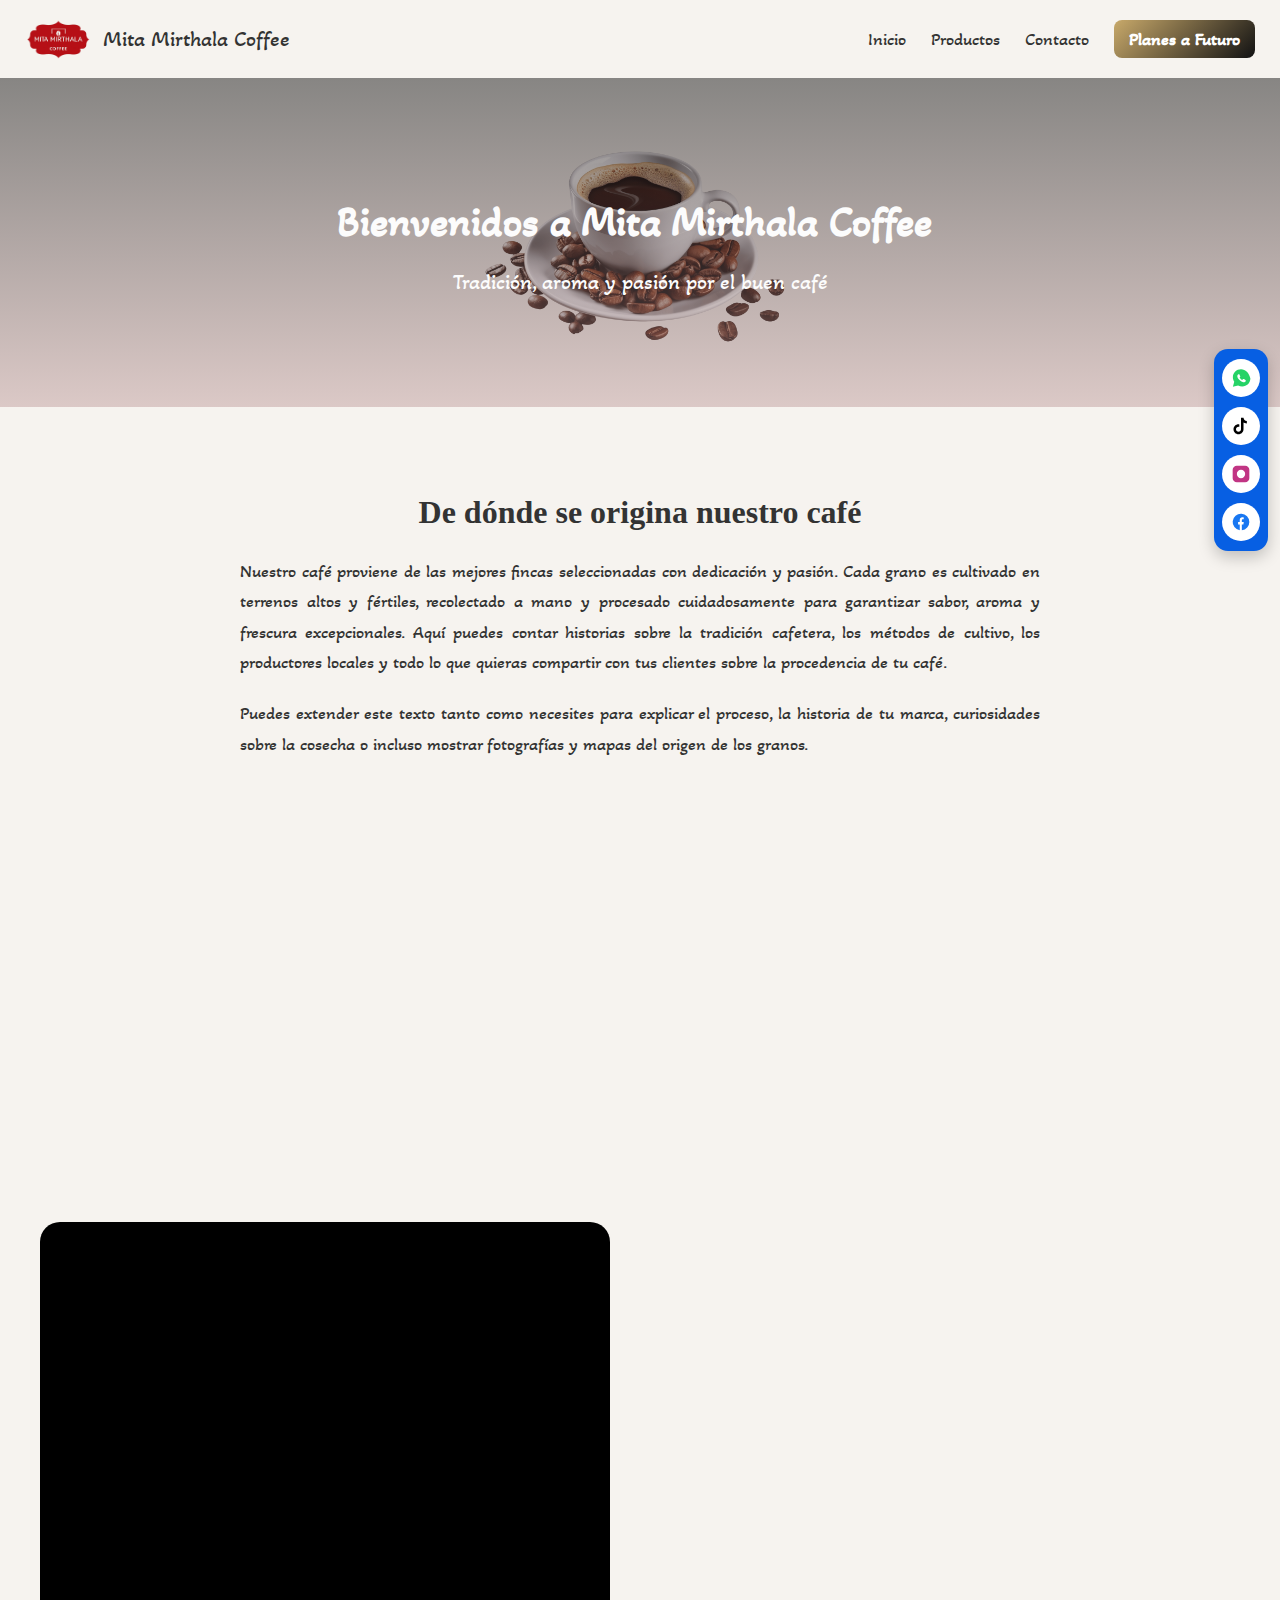
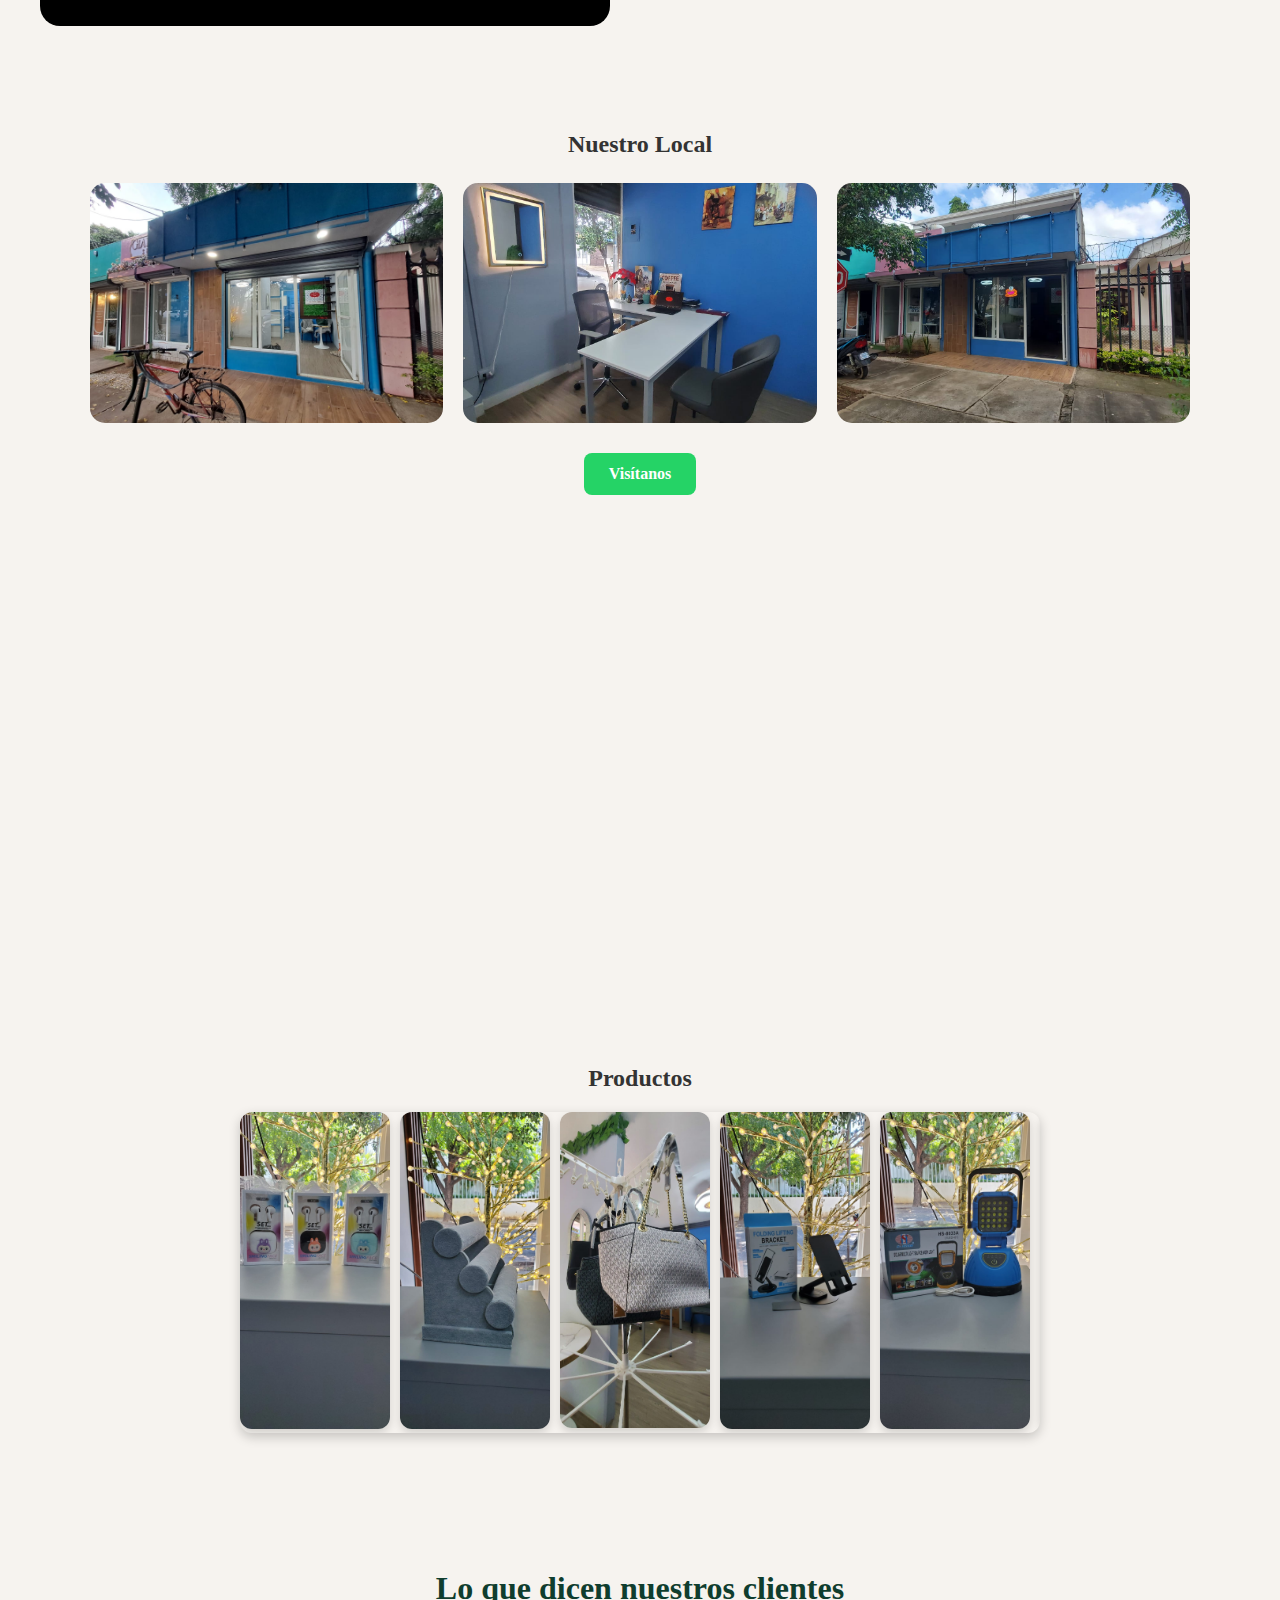
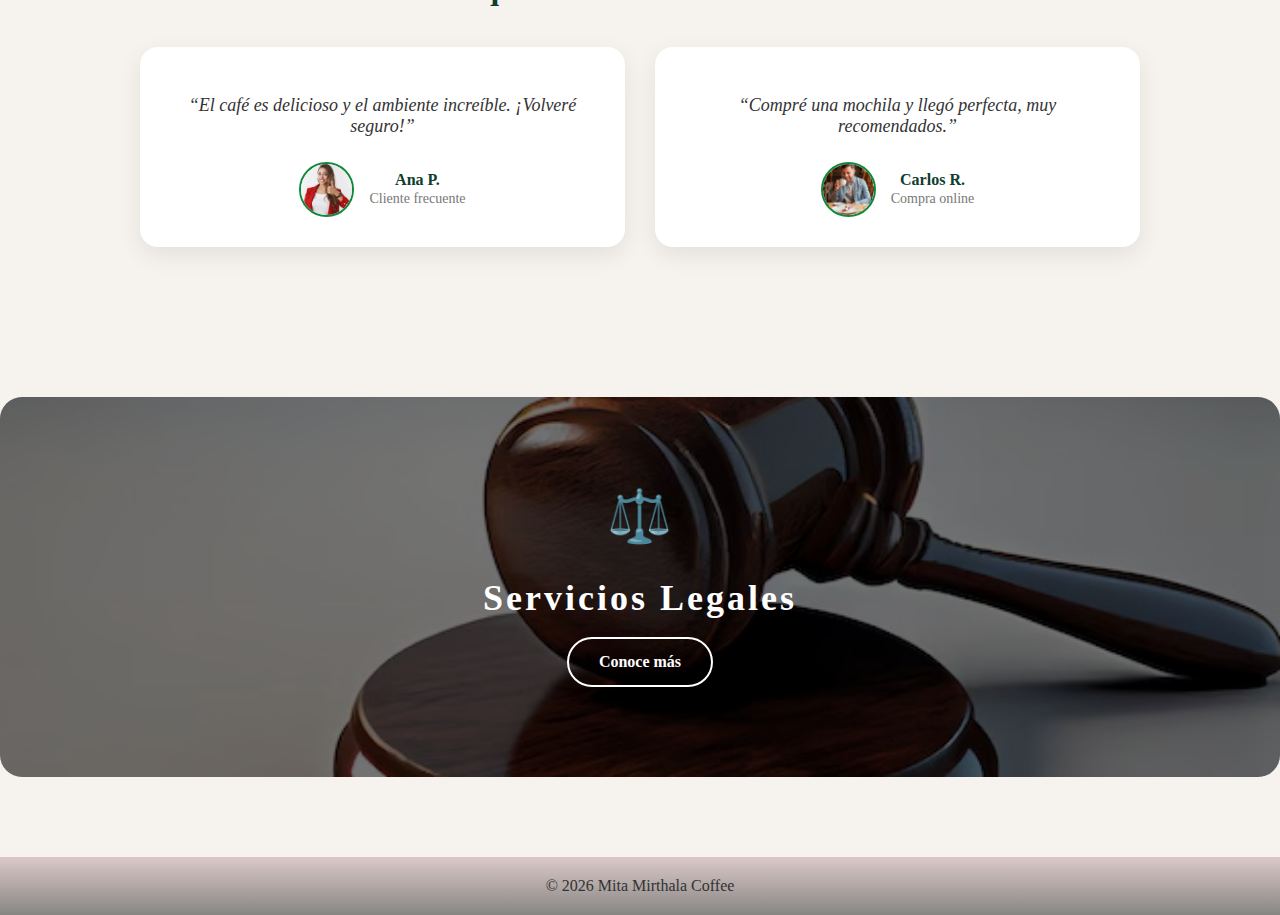
<file: index.html>
<!DOCTYPE html>
<html lang="es">

<head>
    <meta charset="UTF-8">
    <title>Mita Mirthala Coffee</title>
    <link rel="preconnect" href="https://fonts.googleapis.com">
    <link rel="preconnect" href="https://fonts.gstatic.com" crossorigin>
    <link href="https://fonts.googleapis.com/css2?family=Akaya+Kanadaka&display=swap" rel="stylesheet">
    <link rel="stylesheet" href="style.css">
</head>

<body>

    <nav class="navbar">
        <div class="logo">
            <a href="index.html" class="logo-link">
                <img src="imagenes/logo.png.png">
                <span>Mita Mirthala Coffee</span>
            </a>
        </div>
        <ul class="menu">
            <li><a href="index.html">Inicio</a></li>
            <li><a href="productos.html">Productos</a></li>
            <li><a href="contacto.html">Contacto</a></li>
            <li><a href="contacto.html"  class="btn-futuro">Planes a Futuro</a></li>
        </ul>
    </nav>

    <!-- HERO -->
    <section class="hero fade-up">
        <div class="akaya-kanadaka-regular">
            <h1> Bienvenidos a Mita Mirthala Coffee ​ </h1>
            <p>Tradición, aroma y pasión por el buen café</p>
        </div>
    </section>

    <!-- ORIGEN DEL CAFÉ -->
    <section class="origen-cafe">
        <div class="contenido">
            <h2>De dónde se origina nuestro café</h2>
            <p>
                Nuestro café proviene de las mejores fincas seleccionadas con dedicación y pasión.
                Cada grano es cultivado en terrenos altos y fértiles, recolectado a mano y procesado cuidadosamente para
                garantizar sabor, aroma y frescura excepcionales.
                Aquí puedes contar historias sobre la tradición cafetera, los métodos de cultivo, los productores
                locales y todo lo que quieras compartir con tus clientes sobre la procedencia de tu café.
            </p>
            <p>
                Puedes extender este texto tanto como necesites para explicar el proceso, la historia de tu marca,
                curiosidades sobre la cosecha o incluso mostrar fotografías y mapas del origen de los granos.
            </p>
        </div>
    </section>

    <!-- MISIÓN Y VISIÓN -->
    <section class="info fade-up">
        <div class="card">
            <h2>Misión</h2>
            <p>Ofrecer a nuestros clientes una experiencia única al brindar
                café de alta calidad para llevar o disfrutar en nuestro acogedor
                espacio, complementado con una selección de productos tecnológicos,
                mochilas y bolsos que se adaptan a sus necesidades y estilo de vida.</p>
        </div>

        <div class="card">
            <h2>🌄 Visión</h2>
            <p>Convertirnos en el destino preferido para quienes buscan una combinación
                perfecta entre el placer de un buen café y la innovación tecnológica, ofreciendo
                productos de calidad, un servicio excepcional y un ambiente que inspire a cada
                persona que nos visita.</p>
        </div>
    </section>

    <section class="video-seccion">
        <div class="video-contenedor">

            <!-- VIDEO -->
            <div class="video-frame">
                <iframe width="560" height="315"
                    src="https://www.youtube.com/embed/E3V6Ub-aV68?si=_LUL3HiysBMV3d_Fmute=1?rel=0&amp;autoplay=1"
                    title="YouTube video player" frameborder="0"
                    allow="accelerometer; autoplay; clipboard-write; encrypted-media; gyroscope; picture-in-picture; web-share"
                    referrerpolicy="strict-origin-when-cross-origin" allowfullscreen>
                </iframe>
            </div>

            <!-- TEXTO -->
            <div class="video-texto">
                <h2>CAFÉ RAPIDO</h2>
            </div>

        </div>
    </section>

    <!-- GALERÍA DEL LOCAL -->
    <section class="galeria">
        <h2>Nuestro Local</h2>
        <div class="imagenes">
            <img src="imagenes/local4.jpeg">
            <img src="imagenes/local2.jpeg">
            <img src="imagenes/local3.jpeg">
        </div>

        <div class="cta-contacto">
            <a href="contacto.html" class="btn-sucursal">Visítanos</a>
        </div>
    </section>

    <section class="opiniones fade-up">
        <div class="opiniones-header">
            <h2>Opiniones</h2>
            <div class="opiniones-links">
                <a href="contacto.html">Consejos / preguntas y respuestas</a>
                <a href="contacto.html">Todas las opiniones (211)</a>
            </div>

            <div class="opiniones-botones">
                <a href="contacto.html" class="btn-outline">💡 Comparte un consejo</a>
                <a href="contacto.html" class="btn-solid">✍️ Escriba una opinión</a>
            </div>
        </div>

        <div class="opiniones-contenido">
            <!-- PUNTAJE GENERAL -->
            <div class="rating-general">
                <span class="numero">3,9</span>
                <span class="texto">Bueno</span>

                <div class="estrellas">
                    <span class="activa"></span>
                    <span class="activa"></span>
                    <span class="activa"></span>
                    <span class="activa"></span>
                    <span></span>
                    <small>(211)</small>
                </div>
            </div>

            <!-- DISTRIBUCIÓN -->
            <div class="rating-barras">
                <div class="fila">
                    <span>Excelente</span>
                    <div class="barra">
                        <div style="width:74%"></div>
                    </div>
                    <small>74</small>
                </div>

                <div class="fila">
                    <span>Bueno</span>
                    <div class="barra">
                        <div style="width:81%"></div>
                    </div>
                    <small>81</small>
                </div>

                <div class="fila">
                    <span>Medio</span>
                    <div class="barra">
                        <div style="width:32%"></div>
                    </div>
                    <small>32</small>
                </div>

                <div class="fila">
                    <span>Malo</span>
                    <div class="barra">
                        <div style="width:14%"></div>
                    </div>
                    <small>14</small>
                </div>

                <div class="fila">
                    <span>Pésimo</span>
                    <div class="barra">
                        <div style="width:10%"></div>
                    </div>
                    <small>10</small>
                </div>
            </div>

            <!-- CATEGORÍAS -->
            <div class="rating-categorias">
                <div class="categoria">
                    <span>Servicio</span>
                    <div class="barra">
                        <div style="width:76%"></div>
                    </div>
                    <small>3,8</small>
                </div>

                <div class="categoria">
                    <span>Comida</span>
                    <div class="barra">
                        <div style="width:74%"></div>
                    </div>
                    <small>3,7</small>
                </div>

                <div class="categoria">
                    <span>Calidad/precio</span>
                    <div class="barra">
                        <div style="width:70%"></div>
                    </div>
                    <small>3,5</small>
                </div>

                <div class="categoria">
                    <span>Ambiente</span>
                    <div class="barra">
                        <div style="width:84%"></div>
                    </div>
                    <small>4,2</small>
                </div>
            </div>
        </div>
    </section>

    <!-- CARRUSEL DE PRODUCTOS -->
    <section class="carrusel">
        <h2> Productos</h2>
        <div class="carousel-container">
            <div class="carousel-slide">
                <a href="productos.html"><img src="imagenes/auriculares.jpeg"></a>
                <a href="productos.html"><img src="imagenes/exhibidor.jpeg"></a>
                <a href="productos.html"><img src="imagenes/bolsos.jpeg"></a>
                <a href="productos.html"><img src="imagenes/soporte.jpeg"></a>
                <a href="productos.html"><img src="imagenes/lampara.jpeg"></a>
                <a href="productos.html"><img src="imagenes/adornos.jpeg"></a>
                <a href="productos.html"><img src="imagenes/c2.jpeg"></a>
                <a href="productos.html"><img src="imagenes/calculadora.jpg"></a>
                <a href="productos.html"><img src="imagenes/bombadeagua2.jpg"></a>
                <a href="productos.html"><img src="imagenes/regleta.jpg"></a>
                <a href="productos.html"><img src="imagenes/parlantealtavoz.jpg"></a>
                <a href="productos.html"><img src="imagenes/pulseraChaneldorada.jpg"></a>
                <a href="productos.html"><img src="imagenes/pulseratiffanydorada.jpg"></a>
                <a href="productos.html"><img src="imagenes/tazakoi.jpg"></a>
                <a href="productos.html"><img src="imagenes/toma5.jpeg"></a>
                <a href="productos.html"><img src="imagenes/toma7.jpeg"></a>
                <a href="productos.html"><img src="imagenes/auri2.jpeg"></a>
                <a href="productos.html"><img src="imagenes/vasomezclador.jpg"></a>
                <a href="productos.html"><img src="imagenes/vidriode400ml.jpg"></a>
                <a href="productos.html"><img src="imagenes/vidrio800ml.jpg"></a>
                <a href="productos.html"><img src="imagenes/ollaaluminio3tazas.jpg"></a>
                <a href="productos.html"><img src="imagenes/Aromaterapia Herborist.jpg"></a>
                <a href="productos.html"><img src="imagenes/bolsoVerde.jpeg"></a>
                <a href="productos.html"><img src="imagenes/BolsoRosa.jpeg"></a>
                <a href="productos.html"><img src="imagenes/MochilaGris.jpeg"></a>
                <a href="productos.html"><img src="imagenes/Mochilanegra.jpeg"></a>
                <a href="productos.html"><img src="imagenes/CARGADORES.jpeg"></a>
                <a href="productos.html"><img src="imagenes/minicesta.jpeg"></a>
            </div>
        </div>
    </section>

    <!-- TESTIMONIOS -->
    <section class="testimonios">
        <h2> Lo que dicen nuestros clientes</h2>

        <div class="testimonios-grid">
            <div class="testimonial-card">
                <p class="comentario">
                    “El café es delicioso y el ambiente increíble. ¡Volveré seguro!”
                </p>

                <div class="cliente">
                    <img src="imagenes/personamujer.jpg" alt="Cliente Ana">
                    <div>
                        <strong>Ana P.</strong>
                        <span>Cliente frecuente</span>
                    </div>
                </div>
            </div>

            <div class="testimonial-card">
                <p class="comentario">
                    “Compré una mochila y llegó perfecta, muy recomendados.”
                </p>

                <div class="cliente">
                    <img src="imagenes/hombre.jpg" alt="Cliente Carlos">
                    <div>
                        <strong>Carlos R.</strong>
                        <span>Compra online</span>
                    </div>
                </div>
            </div>
        </div>
    </section>

    <section class="abogada-section">
        <a href="contacto.html" class="abogada-overlay">
            <div class="abogada-contenido">
                <div class="icono-justicia">⚖️</div>
                <h2>Servicios Legales</h2>
                <span class="btn-abogada">Conoce más</span>
            </div>
        </a>
    </section>



    <!-- ICONOS FLOTANTES -->
    <div class="social-float">
        <!-- WhatsApp -->
        <a href="https://wa.me/87533951" target="_blank" class="whatsapp">
            <svg viewBox="0 0 32 32">
                <path
                    d="M16 2C8.8 2 3 7.6 3 14.7c0 2.6.8 5.1 2.2 7.2L3 30l8.3-2.2c2 1.1 4.4 1.7 6.7 1.7 7.2 0 13-5.6 13-12.7C29 7.6 23.2 2 16 2z"
                    fill="#25D366" />
                <path
                    d="M22.3 18.5c-.3-.2-1.8-.9-2.1-1s-.5-.2-.8.2-.9 1-.9 1-.3.2-.6.1c-.3-.2-1.2-.4-2.3-1.4-.8-.7-1.4-1.6-1.6-1.9-.2-.3 0-.5.1-.7l.4-.5.3-.5c.1-.2 0-.4 0-.6s-.8-1.9-1.1-2.6c-.3-.7-.6-.6-.8-.6h-.7c-.2 0-.6.1-.9.4s-1.2 1.2-1.2 2.9 1.2 3.4 1.4 3.6c.2.2 2.4 3.6 5.9 5 3.5 1.4 3.5.9 4.1.9.6-.1 1.8-.8 2.1-1.5.3-.7.3-1.3.2-1.5-.1-.2-.3-.2-.6-.4z"
                    fill="#fff" />
            </svg>
        </a>
        <!-- TikTok -->
        <a href="https://www.tiktok.com/@alandaluzcoffee" target="_blank" class="tiktok">
            <svg viewBox="0 0 24 24" fill="black">
                <path
                    d="M12 2h3c.3 2.2 1.6 3.7 4 4v3c-1.8 0-3.4-.6-4-1.1V16c0 3.3-2.7 6-6 6S3 19.3 3 16s2.7-6 6-6c.4 0 .7 0 1 .1V13c-.3-.1-.6-.2-1-.2-1.7 0-3 1.3-3 3s1.3 3 3 3 3-1.3 3-3V2z" />
            </svg>
        </a>
        <!-- Instagram -->
        <a href="https://www.instagram.com/alandaluzcoffee" target="_blank" rel="noopener noreferrer" class="instagram">
            <svg viewBox="0 0 24 24" fill="#C13584">
                <path
                    d="M7 2h10a5 5 0 015 5v10a5 5 0 01-5 5H7a5 5 0 01-5-5V7a5 5 0 015-5zm5 5a5 5 0 100 10 5 5 0 000-10zm6.5-.5a1.5 1.5 0 11-3 0 1.5 1.5 0 013 0z" />
            </svg>
        </a>
        <!-- Facebook -->
        <a href="https://www.facebook.com/profile.php?id=61584316350595" target="_blank" rel="noopener noreferrer"
            class="facebook">
            <svg viewBox="0 0 24 24" fill="#1877F2">
                <path
                    d="M22 12a10 10 0 10-11.5 9.9v-7h-2v-3h2V9.5c0-2 1.2-3.1 3-3.1.9 0 1.8.2 1.8.2v2h-1c-1 0-1.3.6-1.3 1.2V12h2.3l-.4 3h-1.9v7A10 10 0 0022 12z" />
            </svg>
        </a>
    </div>

    <script src="script.js"></script>
    <footer>
        © 2026 Mita Mirthala Coffee
    </footer>

</body>

</html>
</file>
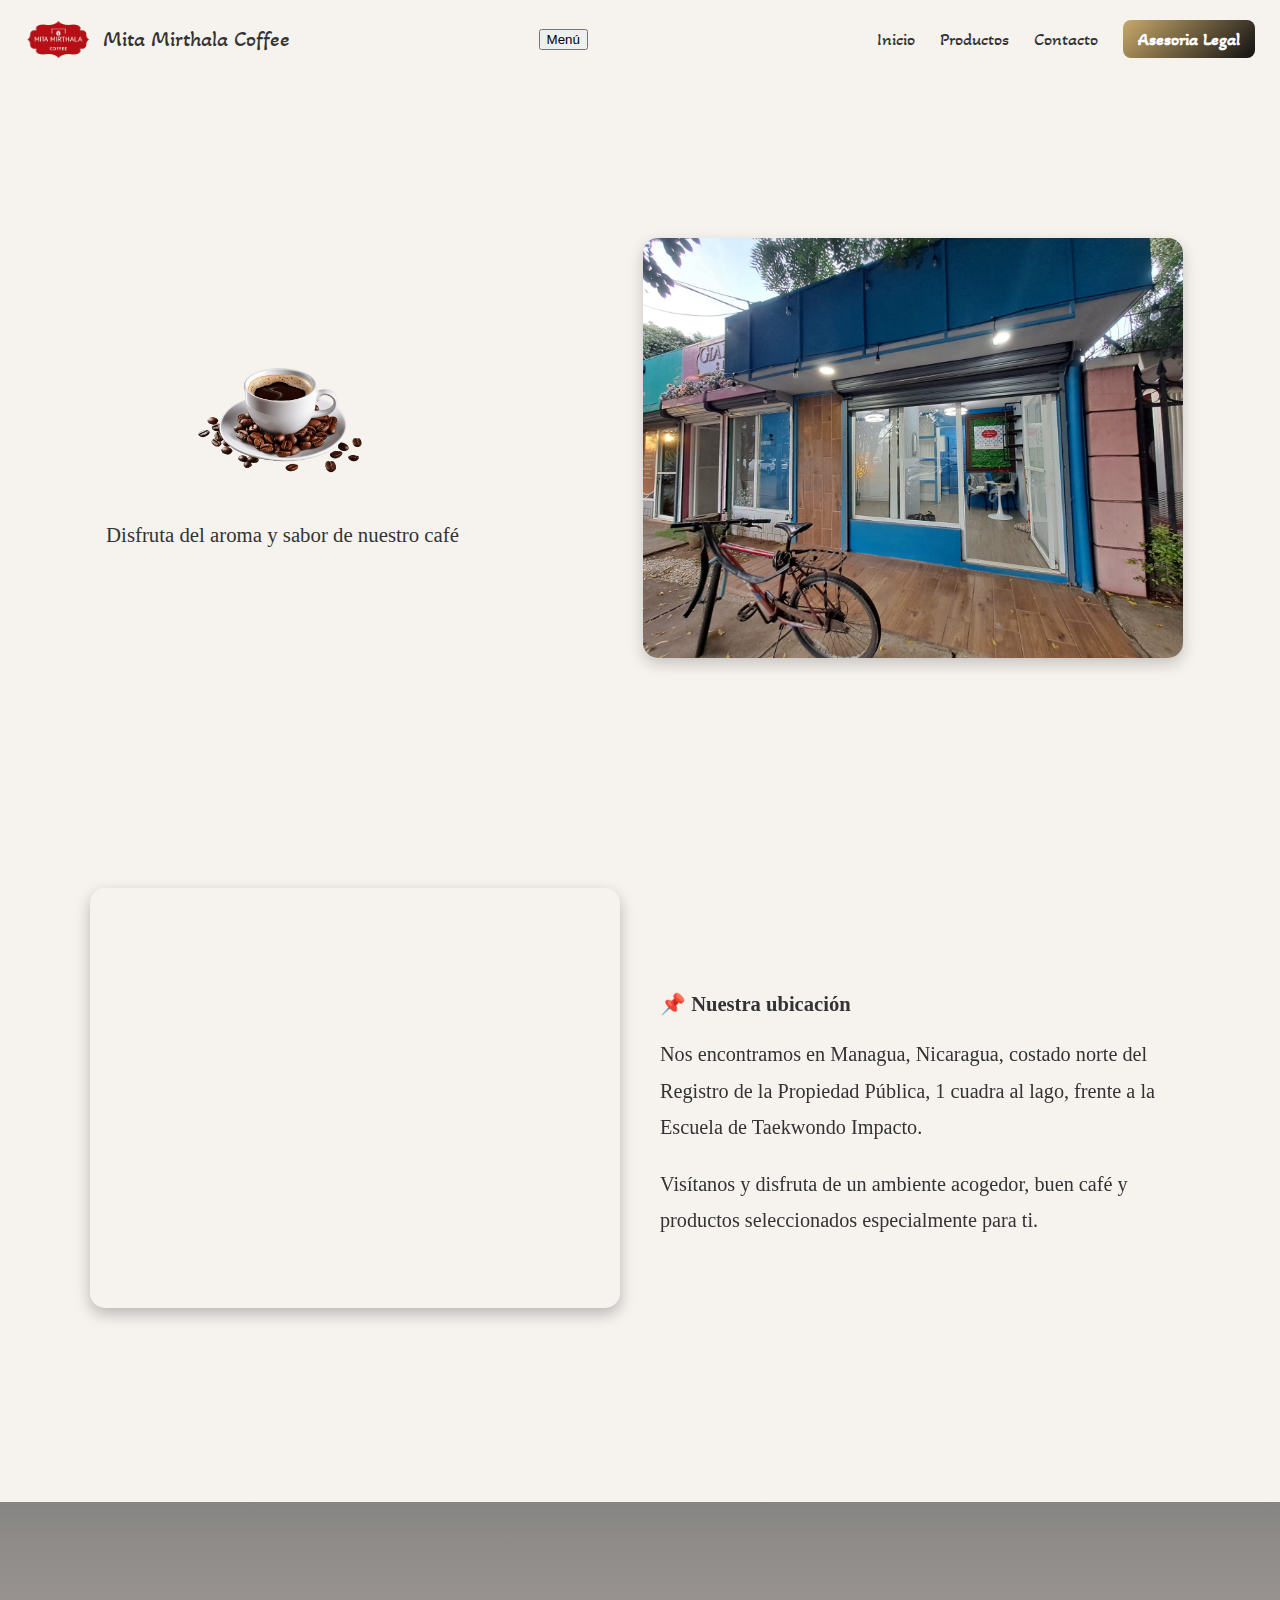
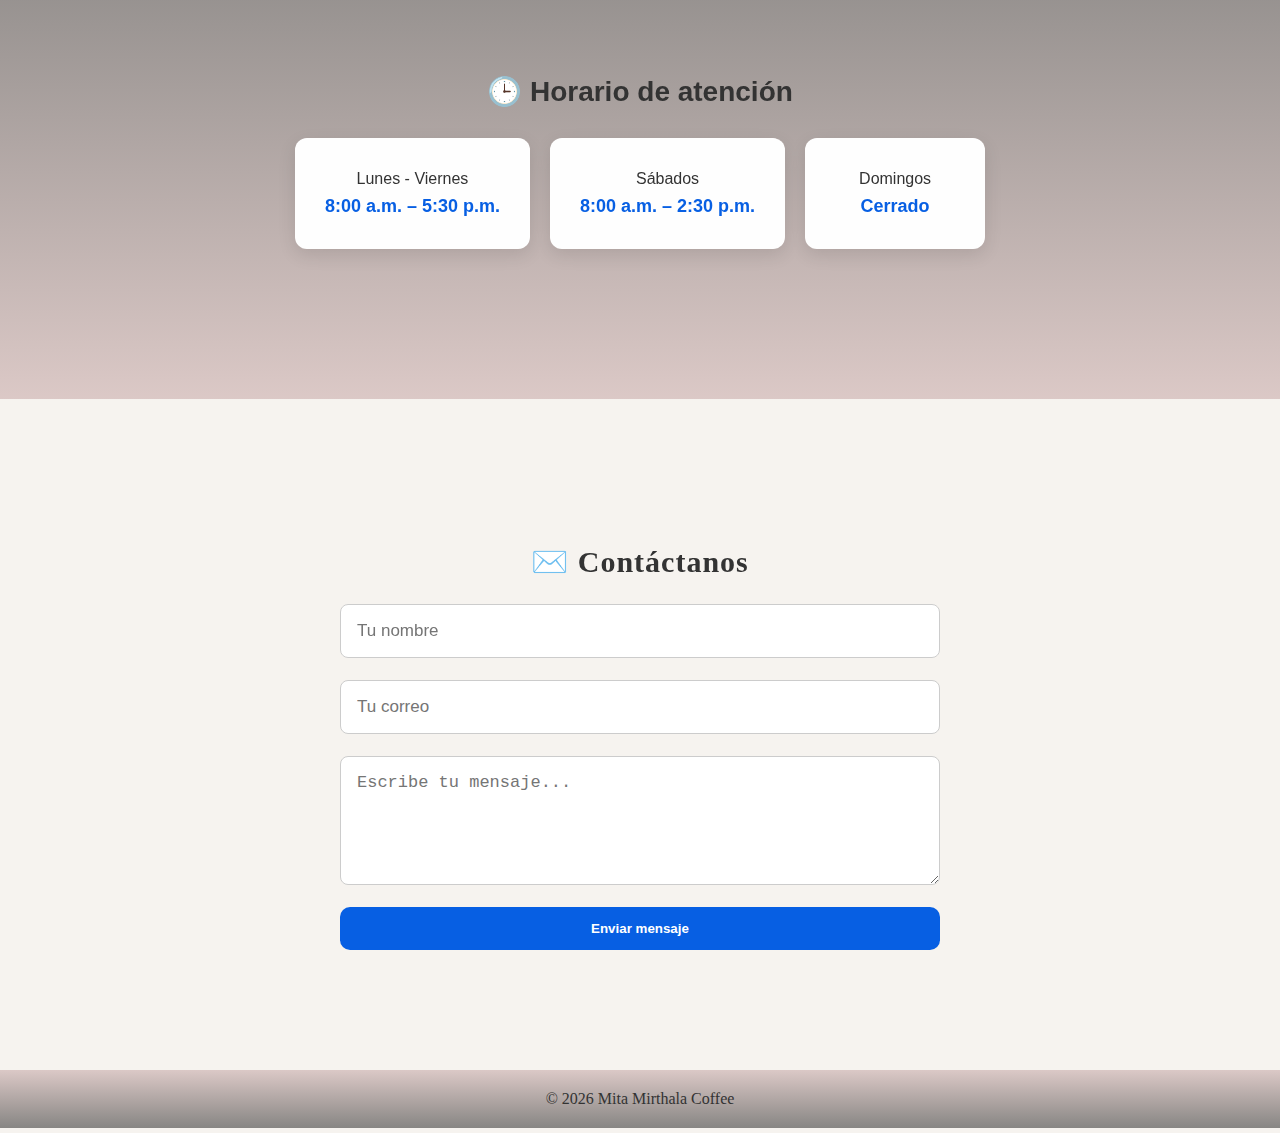
<file: contacto.html>
<!DOCTYPE html>
<html lang="es">

<head>
    <meta charset="UTF-8">
    <meta name="viewport" content="width=device-width, initial-scale=1.0">
    <title>Contacto | Mita Mirthala</title>
    <link rel="preconnect" href="https://fonts.googleapis.com">
    <link rel="preconnect" href="https://fonts.gstatic.com" crossorigin>
    <link href="https://fonts.googleapis.com/css2?family=Akaya+Kanadaka&display=swap" rel="stylesheet">
    <link rel="stylesheet" href="style.css">
</head>

<body>

    <nav class="navbar">
        <div class="logo">
            <a href="index.html" class="logo-link">
                <img src="imagenes/logo.png.png" alt="Logo Mita Mirthala">
                <span>Mita Mirthala Coffee</span>
            </a>
        </div>

        <button class="menu-btn">Menú</button>

        <ul class="menu">
            <li><a href="index.html">Inicio</a></li>
            <li><a href="productos.html">Productos</a></li>
            <li><a href="contacto.html">Contacto</a></li>
            <li><a href="ServiciosLegales/legales.html" class="btn-futuro">Asesoria Legal</a></li>
        </ul>
    </nav>

    <section class="contacto">
        <div class="contacto-contenido">

            <!-- LADO IZQUIERDO -->
            <div class="cafe-container">

                <img src="imagenes/cafecito.png" alt="Café Mita Mirthala" class="cafe-img">
                <p class="mensaje-cafe">Disfruta del aroma y sabor de nuestro café</p>
            </div>

            <!-- LADO DERECHO -->

            <!-- LADO DERECHO -->
            <div class="info-contacto">
                <img src="imagenes/local4.jpeg" alt="Nuestra Empresa" class="empresa-img">
            </div>

        </div>
        <div class="contacto-mapa-info">

            <!-- MAPA -->
            <div class="contacto-mapa-info">

                <!-- MAPA -->
                <div class="mapa-contacto">
                    <iframe
                        src="https://www.google.com/maps/embed?pb=!1m17!1m12!1m3!1d4433.750670859721!2d-86.27087066663312!3d12.11699270043348!2m3!1f0!2f0!3f0!3m2!1i1024!2i768!4f13.1!3m2!1m1!2zMTLCsDA2JzU5LjYiTiA4NsKwMTYnMTMuNiJX!5e1!3m2!1ses-419!2sni!4v1767758727052!5m2!1ses-419!2sni"
                        allowfullscreen loading="lazy">
                    </iframe>
                </div>

                <!-- TEXTO -->
                <div class="texto-contacto">
                    <h3>📌 Nuestra ubicación</h3>
                    <p>
                        Nos encontramos en Managua, Nicaragua, costado norte del Registro de la
                        Propiedad Pública, 1 cuadra al lago, frente a la Escuela de Taekwondo Impacto.
                    </p>

                    <p>
                        Visítanos y disfruta de un ambiente acogedor, buen café y productos
                        seleccionados especialmente para ti.
                    </p>
                </div>
            </div>
        </div>
    </section>

    <section class="contacto-horario">
        <div class="contenido-seccion">
            <h2>🕒 Horario de atención</h2>
            <div class="horario-grid">
                <div class="horario-card">
                    <span>Lunes - Viernes</span>
                    <strong>8:00 a.m. – 5:30 p.m.</strong>
                </div>
                <div class="horario-card">
                    <span>Sábados</span>
                    <strong>8:00 a.m. – 2:30 p.m.</strong>
                </div>
                <div class="horario-card">
                    <span>Domingos</span>
                    <strong>Cerrado</strong>
                </div>
            </div>
        </div>
    </section>

    <section class="contacto-formulario">
        <div class="contenido-seccion">
            <h2>✉️ Contáctanos</h2>
            <form action="https://formspree.io/forms" method="post">
                <input type="text" name="nombre" placeholder="Tu nombre" required>
                <input type="email" name="email" placeholder="Tu correo" required>
                <textarea name="mensaje" placeholder="Escribe tu mensaje..." rows="5" required></textarea>
                <button type="submit">Enviar mensaje</button>
            </form>
        </div>
    </section>

    <footer>
        © 2026 Mita Mirthala Coffee
    </footer>
    <script src="script.js" defer></script>
</body>

</html>
</file>
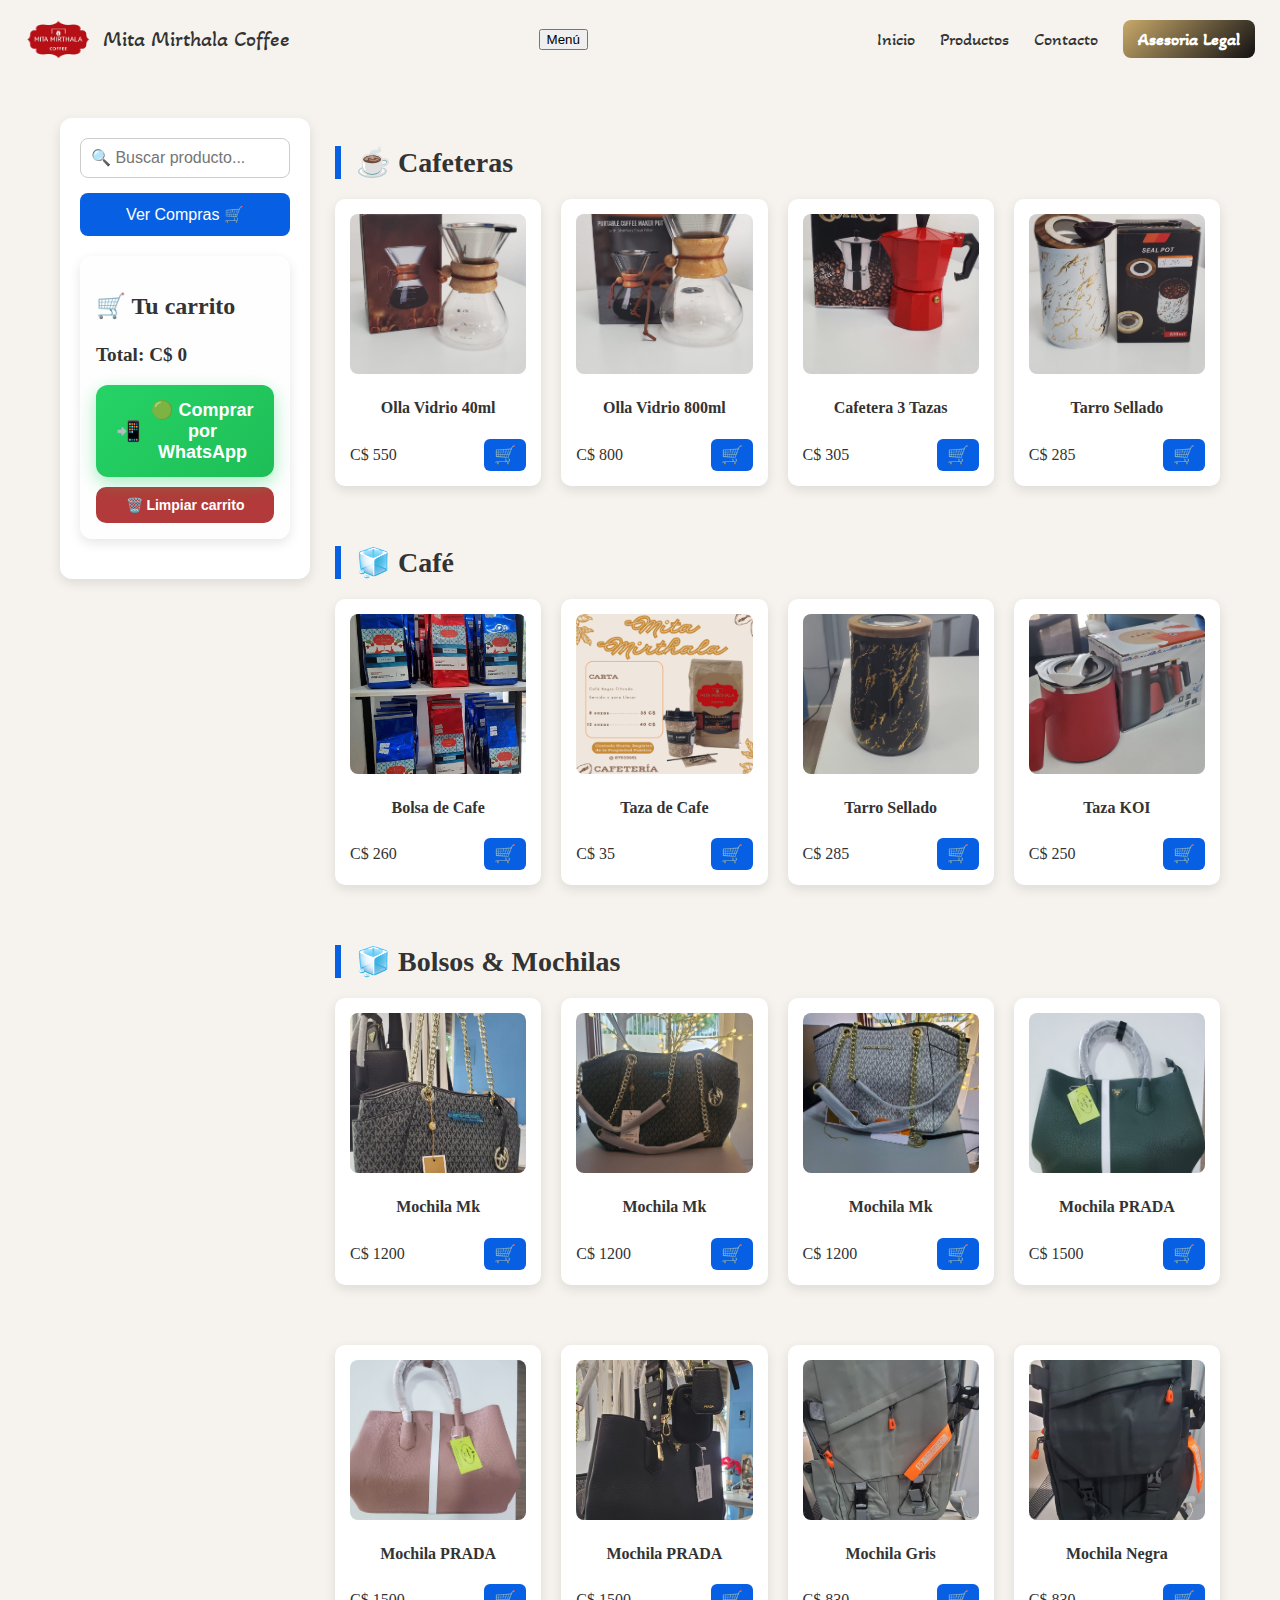
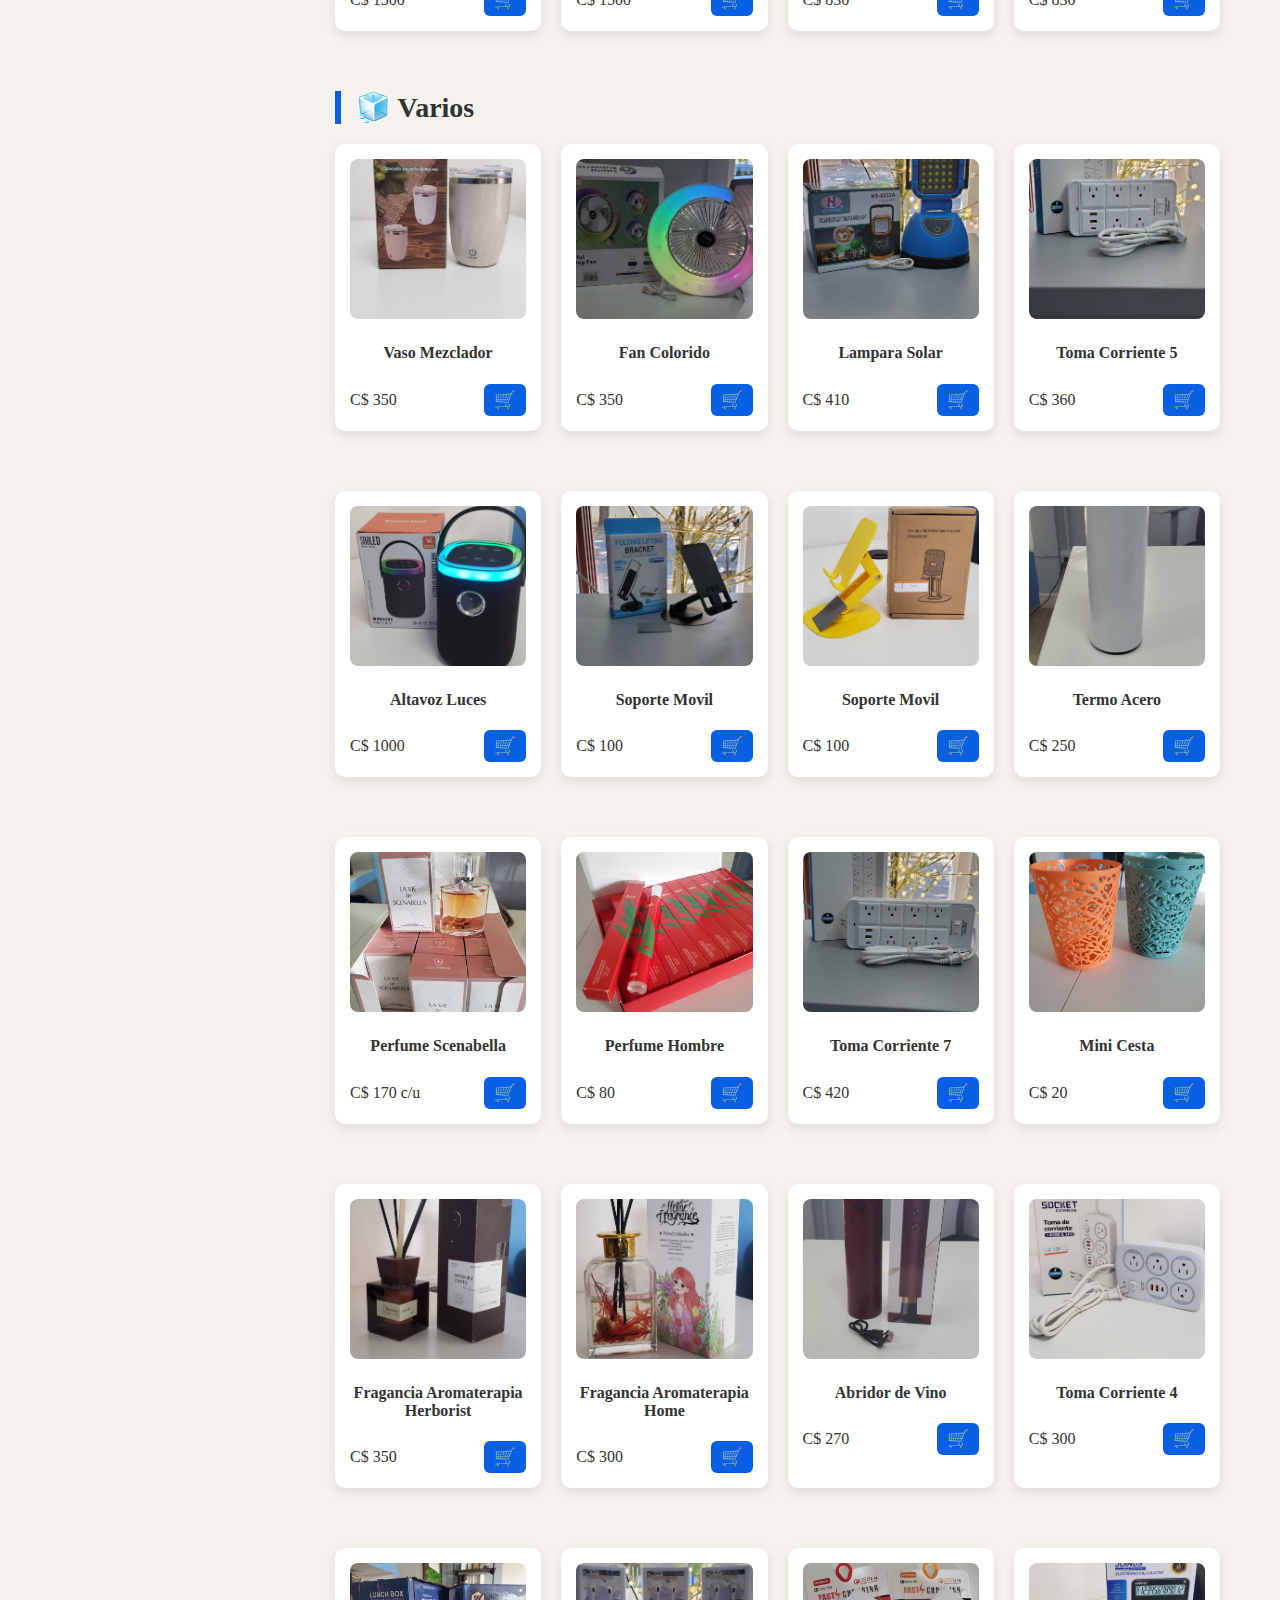
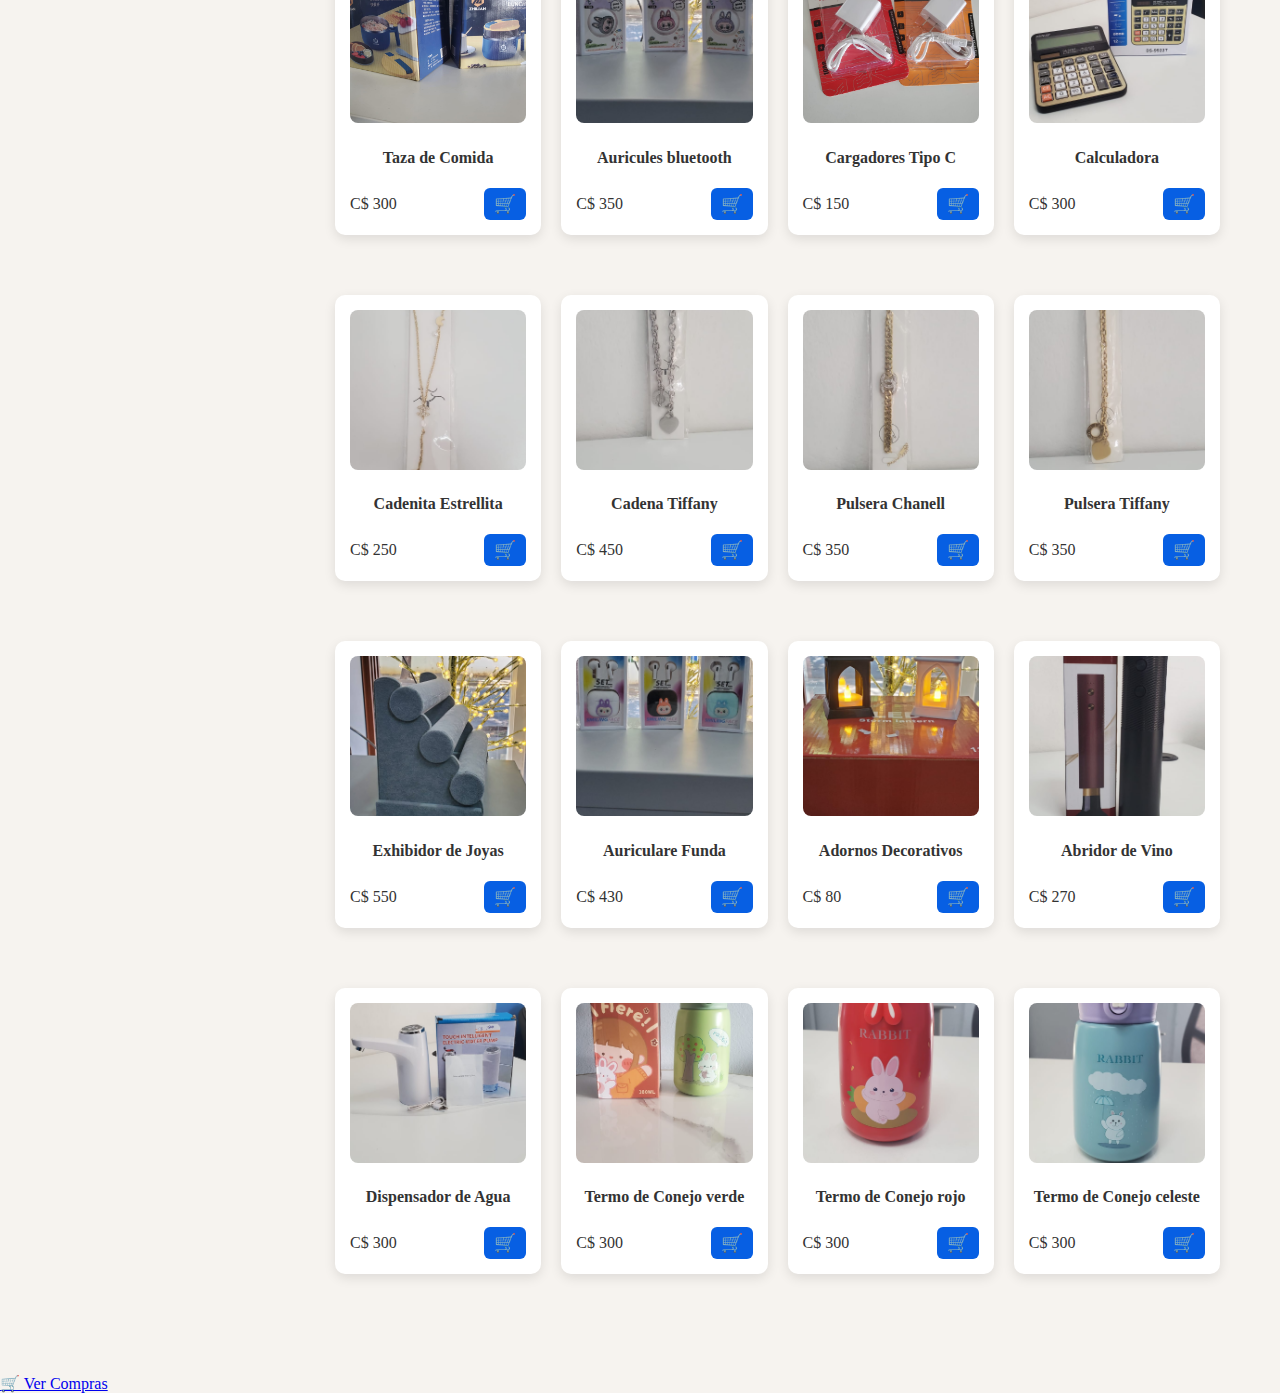
<file: productos.html>
<!DOCTYPE html>
<html lang="es">

<head>
    <meta charset="UTF-8">
    <meta name="viewport" content="width=device-width, initial-scale=1.0">
    <title>Productos | Mita Mirthala Coffee</title>
    <!-- Fuente y CSS compartido -->
    <link rel="preconnect" href="https://fonts.googleapis.com">
    <link rel="preconnect" href="https://fonts.gstatic.com" crossorigin>
    <link href="https://fonts.googleapis.com/css2?family=Akaya+Kanadaka&display=swap" rel="stylesheet">
    <link rel="stylesheet" href="style.css">
</head>

<body>

    <!-- NAVBAR -->
    <nav class="navbar">
        <div class="logo">
            <a href="index.html" class="logo-link">
                <img src="imagenes/logo.png.png" alt="Logo Mita Mirthala">
                <span>Mita Mirthala Coffee</span>
            </a>
        </div>

        <button class="menu-btn">Menú</button>
        
        <ul class="menu">
            <li><a href="index.html">Inicio</a></li>
            <li><a href="productos.html">Productos</a></li>
            <li><a href="contacto.html">Contacto</a></li>
            <li><a href="ServiciosLegales/legales.html" class="btn-futuro">Asesoria Legal</a></li>
        </ul>
    </nav>

    <!-- CONTENEDOR PRINCIPAL PRODUCTOS -->
    <div class="productos-contenedor" id="compras">

        <!-- PANEL IZQUIERDO -->
        <aside class="panel-lateral">
            <input type="text" id="buscador" placeholder="🔍 Buscar producto...">
            <button id="verCompras">Ver Compras 🛒</button>

            <!-- Carrito -->
            <section class="carrito">
                <h2>🛒 Tu carrito</h2>
                <ul id="listaCarrito"></ul>
                <p class="total-carrito">Total: C$ <span id="totalCarrito">0</span></p>
                <button id="btnComprar" class="btn-whatsapp">🟢 Comprar por WhatsApp</button>
                <button id="btnLimpiar" class="btn-limpiar">🗑️ Limpiar carrito</button>
            </section>
        </aside>

        <!-- SECCIÓN PRODUCTOS -->
        <main class="productos-main">

            <section class="categoria-productos">
                <h3 class="titulo-categoria">☕ Cafeteras</h3>
                <div class="productos-grid">
                    <!-- Producto -->
                    <div class="producto" data-nombre="Cafetera vidrio 400ml" data-precio="550">
                        <img src="imagenes/vidriode400ml.jpg" alt="Café Gourmet" class="product-img">
                        <h4>Olla Vidrio 40ml</h4>
                        <div class="precio-carrito">
                            <span>C$ 550</span>
                            <button class="agregar-carrito">🛒</button>
                        </div>
                    </div>

                    <div class="producto" data-nombre="Cafetera Vidrio 800ml" data-precio="800">
                        <img src="imagenes/vidrio800ml.jpg" alt="Café Gourmet" class="product-img">
                        <h4>Olla Vidrio 800ml</h4>
                        <div class="precio-carrito">
                            <span>C$ 800</span>
                            <button class="agregar-carrito">🛒</button>
                        </div>
                    </div>

                    <div class="producto" data-nombre="Cafetera olla Aluminio" data-precio="305">
                        <img src="imagenes/ollaaluminio3tazas.jpg" alt="Café Gourmet" class="product-img">
                        <h4>Cafetera 3 Tazas</h4>
                        <div class="precio-carrito">
                            <span>C$ 305</span>
                            <button class="agregar-carrito">🛒</button>
                        </div>
                    </div>

                    <div class="producto" data-nombre="Cafetera tarro sellado" data-precio="285">
                        <img src="imagenes/tarrosellado.jpg" alt="Café Gourmet" class="product-img">
                        <h4>Tarro Sellado</h4>
                        <div class="precio-carrito">
                            <span>C$ 285</span>
                            <button class="agregar-carrito">🛒</button>
                        </div>
                    </div>
                </div>
            </section>

            <!-- SECCION CAFÉ TERMINADA-->
            <section class="categoria-productos">
                <h3 class="titulo-categoria">🧊 Café</h3>
                <div class="productos-grid">
                    <div class="producto" data-nombre="cafe Bolsa" data-precio="260">
                        <img src="imagenes/bolsosdecafe.jpg" alt="Café Gourmet" class="product-img">
                        <h4>Bolsa de Cafe </h4>
                        <div class="precio-carrito">
                            <span>C$ 260</span>
                            <button class="agregar-carrito">🛒</button>
                        </div>
                    </div>

                    <div class="producto" data-nombre="cafe Preparado" data-precio="35">
                        <img src="imagenes/cafeservidoo.png" alt="Café Gourmet" class="product-img">
                        <h4>Taza de Cafe</h4>
                        <div class="precio-carrito">
                            <span>C$ 35</span>
                            <button class="agregar-carrito">🛒</button>
                        </div>
                    </div>

                    <div class="producto" data-nombre="Cafetera tarro sellado" data-precio="285">
                        <img src="imagenes/s2.jpeg" alt="Café Gourmet" class="product-img">
                        <h4>Tarro Sellado</h4>
                        <div class="precio-carrito">
                            <span>C$ 285</span>
                            <button class="agregar-carrito">🛒</button>
                        </div>
                    </div>

                    <div class="producto" data-nombre="Cafetera taza koi" data-precio="250">
                        <img src="imagenes/t2.jpeg" alt="Café Gourmet" class="product-img">
                        <h4>Taza KOI</h4>
                        <div class="precio-carrito">
                            <span>C$ 250</span>
                            <button class="agregar-carrito">🛒</button>
                        </div>
                    </div>
                </div>
            </section>

            <!-- SECCION BOLSOS Y MOCHILAS INICIO-->
            <section class="categoria-productos">
                <h3 class="titulo-categoria">🧊 Bolsos & Mochilas</h3>
                <div class="productos-grid">
                    <div class="producto" data-nombre="bolso MK Gris" data-precio="1200">
                        <img src="imagenes/bolsoGrisMk.jpeg" alt="Café Gourmet" class="product-img">
                        <h4>Mochila Mk </h4>
                        <div class="precio-carrito">
                            <span>C$ 1200</span>
                            <button class="agregar-carrito">🛒</button>
                        </div>
                    </div>

                    <div class="producto" data-nombre="bolso MK cafe" data-precio="1200">
                        <img src="imagenes/bolsomkcafe.jpeg" alt="Café Gourmet" class="product-img">
                        <h4>Mochila Mk</h4>
                        <div class="precio-carrito">
                            <span>C$ 1200</span>
                            <button class="agregar-carrito">🛒</button>
                        </div>
                    </div>

                    <div class="producto" data-nombre="bolso MK blanco" data-precio="1200">
                        <img src="imagenes/BolsoBlancomk.jpeg" alt="Café Gourmet" class="product-img">
                        <h4>Mochila Mk</h4>
                        <div class="precio-carrito">
                            <span>C$ 1200</span>
                            <button class="agregar-carrito">🛒</button>
                        </div>
                    </div>

                    <div class="producto" data-nombre="bolso PRADA verde" data-precio="1500">
                        <img src="imagenes/bolsoVerde.jpeg" alt="Café Gourmet" class="product-img">
                        <h4>Mochila PRADA</h4>
                        <div class="precio-carrito">
                            <span>C$ 1500</span>
                            <button class="agregar-carrito">🛒</button>
                        </div>
                    </div>
            </section>

            <!-- SECCION CAFÉ 2DA PARTE-->
            <section class="categoria-productos">
                <h3 class="titulo-categoria"></h3>
                <div class="productos-grid">
                    <div class="producto" data-nombre="bolso PRADA rosa" data-precio="1500">
                        <img src="imagenes/BolsoRosa.jpeg" alt="Café Gourmet" class="product-img">
                        <h4>Mochila PRADA</h4>
                        <div class="precio-carrito">
                            <span>C$ 1500</span>
                            <button class="agregar-carrito">🛒</button>
                        </div>
                    </div>

                    <div class="producto" data-nombre="bolso PRADA negro" data-precio="1500">
                        <img src="imagenes/bolsoPradaNegro.jpeg" alt="Café Gourmet" class="product-img">
                        <h4>Mochila PRADA</h4>
                        <div class="precio-carrito">
                            <span>C$ 1500</span>
                            <button class="agregar-carrito">🛒</button>
                        </div>
                    </div>

                    <div class="producto" data-nombre="mochila gris" data-precio="830">
                        <img src="imagenes/MochilaGris.jpeg" alt="Café Gourmet" class="product-img">
                        <h4>Mochila Gris</h4>
                        <div class="precio-carrito">
                            <span>C$ 830</span>
                            <button class="agregar-carrito">🛒</button>
                        </div>
                    </div>

                    <div class="producto" data-nombre="mochila Negra" data-precio="830">
                        <img src="imagenes/Mochilanegra.jpeg" alt="Café Gourmet" class="product-img">
                        <h4>Mochila Negra</h4>
                        <div class="precio-carrito">
                            <span>C$ 830</span>
                            <button class="agregar-carrito">🛒</button>
                        </div>
                    </div>
            </section>
            <!-- SECCION BOLSO & MOCHILAS TERMINADA-->

            <!-- SECCION VARIOS INICIO-->
            <section class="categoria-productos">
                <h3 class="titulo-categoria">🧊 Varios</h3>
                <div class="productos-grid">
                    <div class="producto" data-nombre="Vaso mezclador" data-precio="350">
                        <img src="imagenes/vasomezclador.jpg" alt="Café Gourmet" class="product-img">
                        <h4>Vaso Mezclador</h4>
                        <div class="precio-carrito">
                            <span>C$ 350</span>
                            <button class="agregar-carrito">🛒</button>
                        </div>
                    </div>

                    <div class="producto" data-nombre="Fan de colores" data-precio="350">
                        <img src="imagenes/fancolores.jpeg" alt="Café Gourmet" class="product-img">
                        <h4>Fan Colorido</h4>
                        <div class="precio-carrito">
                            <span>C$ 350</span>
                            <button class="agregar-carrito">🛒</button>
                        </div>
                    </div>

                    <div class="producto" data-nombre="Lampara solar" data-precio="410">
                        <img src="imagenes/lampara.jpeg" alt="Café Gourmet" class="product-img">
                        <h4>Lampara Solar</h4>
                        <div class="precio-carrito">
                            <span>C$ 410</span>
                            <button class="agregar-carrito">🛒</button>
                        </div>
                    </div>

                    <div class="producto" data-nombre="Toma Corriente 5" data-precio="360">
                        <img src="imagenes/toma5.jpeg" alt="Café Gourmet" class="product-img">
                        <h4>Toma Corriente 5</h4>
                        <div class="precio-carrito">
                            <span>C$ 360</span>
                            <button class="agregar-carrito">🛒</button>
                        </div>
                    </div>
            </section>

            <section class="categoria-productos">
                <h3 class="titulo-categoria"></h3>
                <div class="productos-grid">
                    <div class="producto" data-nombre="Altavoz Luces" data-precio="1000">
                        <img src="imagenes/parlantealtavoz.jpg" alt="Café Gourmet" class="product-img">
                        <h4>Altavoz Luces</h4>
                        <div class="precio-carrito">
                            <span>C$ 1000</span>
                            <button class="agregar-carrito">🛒</button>
                        </div>
                    </div>

                    <div class="producto" data-nombre="Soporte Movil negro" data-precio="100">
                        <img src="imagenes/soporte.jpeg" alt="Café Gourmet" class="product-img">
                        <h4>Soporte Movil</h4>
                        <div class="precio-carrito">
                            <span>C$ 100</span>
                            <button class="agregar-carrito">🛒</button>
                        </div>
                    </div>

                    <div class="producto" data-nombre="Soporte Movil amarillo" data-precio="100">
                        <img src="imagenes/soportemvil2.jpg" alt="Café Gourmet" class="product-img">
                        <h4>Soporte Movil</h4>
                        <div class="precio-carrito">
                            <span>C$ 100</span>
                            <button class="agregar-carrito">🛒</button>
                        </div>
                    </div>

                    <div class="producto" data-nombre="Termo Acero blanco" data-precio="250">
                        <img src="imagenes/termoblanco.jpeg" alt="Café Gourmet" class="product-img">
                        <h4>Termo Acero</h4>
                        <div class="precio-carrito">
                            <span>C$ 250</span>
                            <button class="agregar-carrito">🛒</button>
                        </div>
                    </div>
            </section>

            <section class="categoria-productos">
                <h3 class="titulo-categoria"></h3>
                <div class="productos-grid">
                    <div class="producto" data-nombre="Perfume Scenabella" data-precio="170">
                        <img src="imagenes/perfumeVailant.jpeg" alt="Café Gourmet" class="product-img">
                        <h4>Perfume Scenabella</h4>
                        <div class="precio-carrito">
                            <span>C$ 170 c/u</span>
                            <button class="agregar-carrito">🛒</button>
                        </div>
                    </div>

                    <div class="producto" data-nombre="Perfume Hombre" data-precio="80">
                        <img src="imagenes/perfumeRojo.jpeg" alt="Café Gourmet" class="product-img">
                        <h4>Perfume Hombre</h4>
                        <div class="precio-carrito">
                            <span>C$ 80</span>
                            <button class="agregar-carrito">🛒</button>
                        </div>
                    </div>

                    <div class="producto" data-nombre="Toma Corriente 7" data-precio="420">
                        <img src="imagenes/toma7.jpeg" alt="Café Gourmet" class="product-img">
                        <h4>Toma Corriente 7</h4>
                        <div class="precio-carrito">
                            <span>C$ 420</span>
                            <button class="agregar-carrito">🛒</button>
                        </div>
                    </div>

                    <div class="producto" data-nombre="Mini Cesta" data-precio="20">
                        <img src="imagenes/minicesta.jpeg" alt="Café Gourmet" class="product-img">
                        <h4>Mini Cesta</h4>
                        <div class="precio-carrito">
                            <span>C$ 20</span>
                            <button class="agregar-carrito">🛒</button>
                        </div>
                    </div>
            </section>

            <section class="categoria-productos">
                <h3 class="titulo-categoria"></h3>
                <div class="productos-grid">
                    <div class="producto" data-nombre="Fragancia Aromaterapia Herborist" data-precio="350">
                        <img src="imagenes/herborist.jpg" alt="Café Gourmet" class="product-img">
                        <h4>Fragancia Aromaterapia Herborist</h4>
                        <div class="precio-carrito">
                            <span>C$ 350</span>
                            <button class="agregar-carrito">🛒</button>
                        </div>
                    </div>

                    <div class="producto" data-nombre="Fragancia Aromaterapia Home" data-precio="300">
                        <img src="imagenes/homefragance.jpg" alt="Café Gourmet" class="product-img">
                        <h4>Fragancia Aromaterapia Home</h4>
                        <div class="precio-carrito">
                            <span>C$ 300</span>
                            <button class="agregar-carrito">🛒</button>
                        </div>
                    </div>

                    <div class="producto" data-nombre="Abridor de Vino rojo" data-precio="270">
                        <img src="imagenes/r1.jpeg" alt="Café Gourmet" class="product-img">
                        <h4>Abridor de Vino</h4>
                        <div class="precio-carrito">
                            <span>C$ 270</span>
                            <button class="agregar-carrito">🛒</button>
                        </div>
                    </div>

                    <div class="producto" data-nombre="Toma Corriente 4" data-precio="300">
                        <img src="imagenes/regleta.jpg" alt="Café Gourmet" class="product-img">
                        <h4>Toma Corriente 4</h4>
                        <div class="precio-carrito">
                            <span>C$ 300</span>
                            <button class="agregar-carrito">🛒</button>
                        </div>
                    </div>
            </section>

            <section class="categoria-productos">
                <h3 class="titulo-categoria"></h3>
                <div class="productos-grid">
                    <div class="producto" data-nombre="Taza de Comida" data-precio="300">
                        <img src="imagenes/TAZACOMIDA.jpeg" alt="Café Gourmet" class="product-img">
                        <h4>Taza de Comida</h4>
                        <div class="precio-carrito">
                            <span>C$ 300</span>
                            <button class="agregar-carrito">🛒</button>
                        </div>
                    </div>

                    <div class="producto" data-nombre="Auricules bluetooth" data-precio="350">
                        <img src="imagenes/auri2.jpeg" alt="Café Gourmet" class="product-img">
                        <h4>Auricules bluetooth</h4>
                        <div class="precio-carrito">
                            <span>C$ 350</span>
                            <button class="agregar-carrito">🛒</button>
                        </div>
                    </div>

                    <div class="producto" data-nombre="Cargadores Tipo C" data-precio="150">
                        <img src="imagenes/CARGADORES.jpeg" alt="Café Gourmet" class="product-img">
                        <h4>Cargadores Tipo C</h4>
                        <div class="precio-carrito">
                            <span>C$ 150</span>
                            <button class="agregar-carrito">🛒</button>
                        </div>
                    </div>

                    <div class="producto" data-nombre="Calculadora" data-precio="300">
                        <img src="imagenes/calculadora.jpg" alt="Café Gourmet" class="product-img">
                        <h4>Calculadora</h4>
                        <div class="precio-carrito">
                            <span>C$ 300</span>
                            <button class="agregar-carrito">🛒</button>
                        </div>
                    </div>
            </section>

            <section class="categoria-productos">
                <h3 class="titulo-categoria"></h3>
                <div class="productos-grid">
                    <div class="producto" data-nombre="Cadenita Estrellita" data-precio="250">
                        <img src="imagenes/cadenitaestrellita.jpg" alt="Café Gourmet" class="product-img">
                        <h4>Cadenita Estrellita</h4>
                        <div class="precio-carrito">
                            <span>C$ 250</span>
                            <button class="agregar-carrito">🛒</button>
                        </div>
                    </div>

                    <div class="producto" data-nombre="Cadena Tiffany" data-precio="450">
                        <img src="imagenes/cadenatiffany.jpg" alt="Café Gourmet" class="product-img">
                        <h4>Cadena Tiffany</h4>
                        <div class="precio-carrito">
                            <span>C$ 450</span>
                            <button class="agregar-carrito">🛒</button>
                        </div>
                    </div>

                    <div class="producto" data-nombre="Pulsera Chanell" data-precio="350">
                        <img src="imagenes/pulseraChaneldorada.jpg" alt="Café Gourmet" class="product-img">
                        <h4>Pulsera Chanell</h4>
                        <div class="precio-carrito">
                            <span>C$ 350</span>
                            <button class="agregar-carrito">🛒</button>
                        </div>
                    </div>

                    <div class="producto" data-nombre="Pulsera Tiffany" data-precio="350">
                        <img src="imagenes/pulseratiffanydorada.jpg" alt="Café Gourmet" class="product-img">
                        <h4>Pulsera Tiffany</h4>
                        <div class="precio-carrito">
                            <span>C$ 350</span>
                            <button class="agregar-carrito">🛒</button>
                        </div>
                    </div>
            </section>

            <section class="categoria-productos">
                <h3 class="titulo-categoria"></h3>
                <div class="productos-grid">
                    <div class="producto" data-nombre="Exhibidor de Joyas" data-precio="550">
                        <img src="imagenes/exhibidor.jpeg" alt="Café Gourmet" class="product-img">
                        <h4>Exhibidor de Joyas</h4>
                        <div class="precio-carrito">
                            <span>C$ 550</span>
                            <button class="agregar-carrito">🛒</button>
                        </div>
                    </div>

                    <div class="producto" data-nombre="Auriculare Funda" data-precio="430">
                        <img src="imagenes/auriculares.jpeg" alt="Café Gourmet" class="product-img">
                        <h4>Auriculare Funda</h4>
                        <div class="precio-carrito">
                            <span>C$ 430</span>
                            <button class="agregar-carrito">🛒</button>
                        </div>
                    </div>

                    <div class="producto" data-nombre="Adornos Decorativos" data-precio="80">
                        <img src="imagenes/adornos.jpeg" alt="Café Gourmet" class="product-img">
                        <h4>Adornos Decorativos</h4>
                        <div class="precio-carrito">
                            <span>C$ 80</span>
                            <button class="agregar-carrito">🛒</button>
                        </div>
                    </div>

                    <div class="producto" data-nombre="Abridor de Vino negro" data-precio="270">
                        <img src="imagenes/abridordevino.jpg" alt="Café Gourmet" class="product-img">
                        <h4>Abridor de Vino</h4>
                        <div class="precio-carrito">
                            <span>C$ 270</span>
                            <button class="agregar-carrito">🛒</button>
                        </div>
                    </div>
            </section>

            <section class="categoria-productos">
                <h3 class="titulo-categoria"></h3>
                <div class="productos-grid">
                    <div class="producto" data-nombre="Dispensador de Agua" data-precio="300">
                        <img src="imagenes/bombadeagua2.jpg" alt="Café Gourmet" class="product-img">
                        <h4>Dispensador de Agua</h4>
                        <div class="precio-carrito">
                            <span>C$ 300</span>
                            <button class="agregar-carrito">🛒</button>
                        </div>
                    </div>

                    <div class="producto" data-nombre="Termo de Conejo verde" data-precio="300">
                        <img src="imagenes/botellabebeconejo.jpg" alt="Café Gourmet" class="product-img">
                        <h4>Termo de Conejo verde</h4>
                        <div class="precio-carrito">
                            <span>C$ 300</span>
                            <button class="agregar-carrito">🛒</button>
                        </div>
                    </div>

                    <div class="producto" data-nombre="Termo de Conejo rojo" data-precio="300">
                        <img src="imagenes/c1.jpeg" alt="Café Gourmet" class="product-img">
                        <h4>Termo de Conejo rojo</h4>
                        <div class="precio-carrito">
                            <span>C$ 300</span>
                            <button class="agregar-carrito">🛒</button>
                        </div>
                    </div>

                    <div class="producto" data-nombre="Termo de Conejo celeste" data-precio="300">
                        <img src="imagenes/c2.jpeg" alt="Café Gourmet" class="product-img">
                        <h4>Termo de Conejo celeste</h4>
                        <div class="precio-carrito">
                            <span>C$ 300</span>
                            <button class="agregar-carrito">🛒</button>
                        </div>
                    </div>
            </section>
        </main>
    </div>

    <a href="#compras" class="btn-flotante-compras">
        🛒 Ver Compras
    </a>

    <script src="script.js" defer></script>
    <audio id="sonidoClick" src="sonidos/click.wav" preload="auto"></audio>

    <div id="imgModal" class="img-modal">
        <span class="close-modal">&times;</span>
        <img class="modal-content" id="modalImg">
    </div>
</body>
</file>
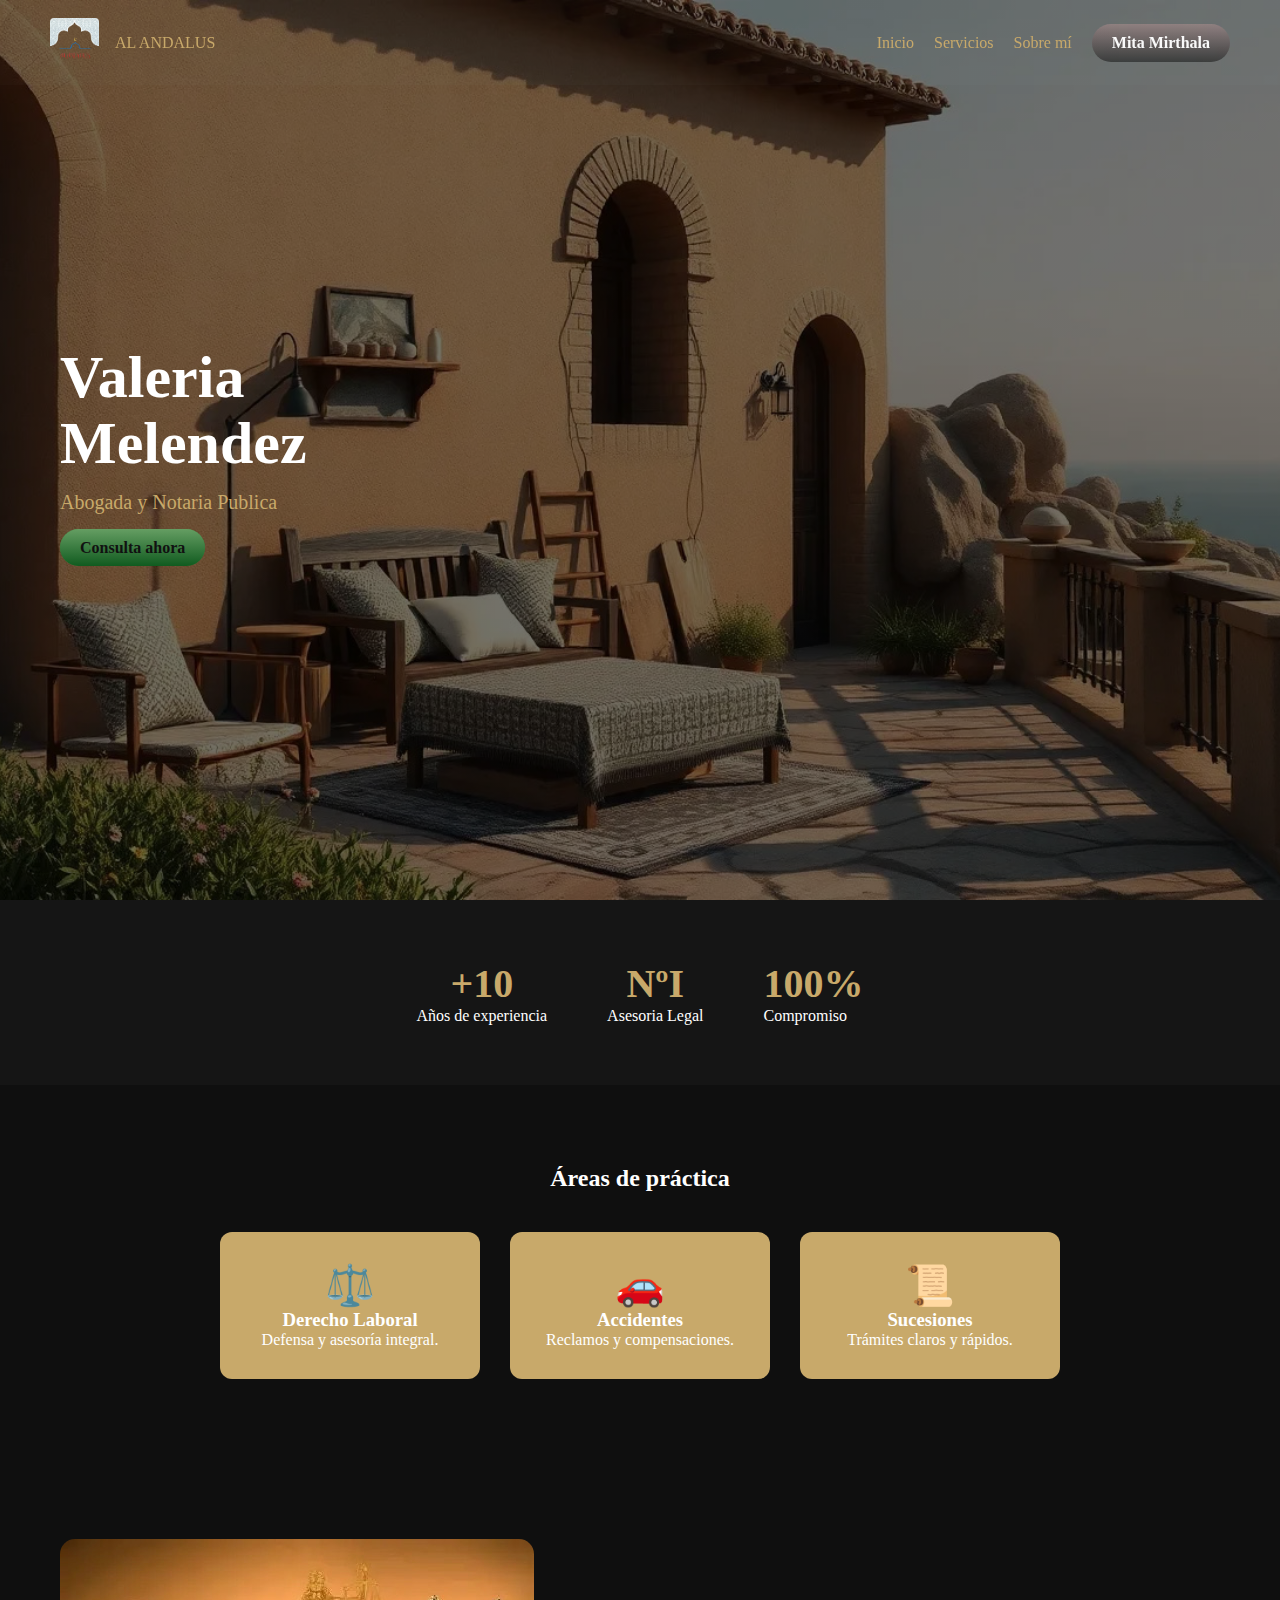
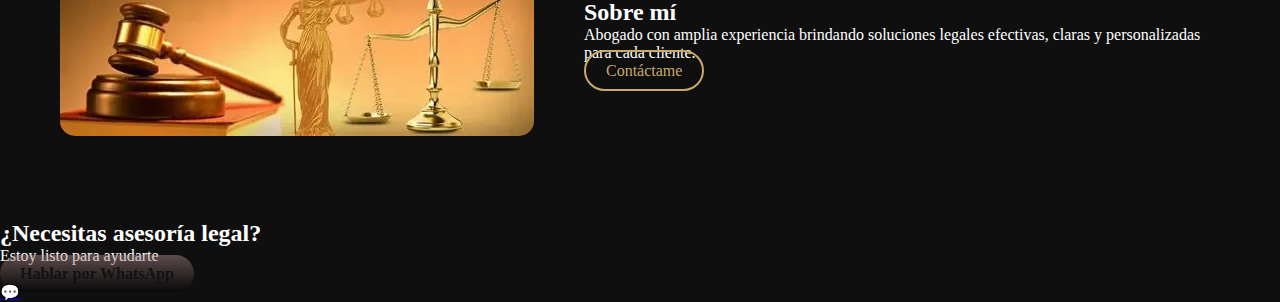
<file: ServiciosLegales/legales.html>
<!DOCTYPE html>
<html lang="es">

<head>
    <meta charset="UTF-8">
    <title>Servicios Legales</title>
    <meta name="viewport" content="width=device-width, initial-scale=1.0">

    <!-- CSS SOLO DE ESTA PÁGINA -->
    <link rel="stylesheet" href="styleLegal.css">
</head>

<body>

    <!-- HEADER -->
    <header class="legal-header">
        <div class="logo">
            <img src="/imagenes/andalus.png" alt="Abogado">
           <span>AL ANDALUS</span>
        </div>

        <!-- BOTÓN HAMBURGUESA -->
        <div class="menu-toggle" id="menuToggle">
            ☰
        </div>

        <nav class="legal-nav" id="legalNav">
            <a href="#inicio">Inicio</a>
            <a href="#servicios">Servicios</a>
            <a href="#sobre">Sobre mí</a>
            <a href="/index.html" class="btn-gold">Mita Mirthala</a>
        </nav>
    </header>

    <!-- HERO -->
    <section class="hero" id="inicio">
        <div class="hero-text">
            <h1>Valeria<br>Melendez</h1>
            <p>Abogada y Notaria Publica</p>
            <a href="#contacto" class="btn-gold">Consulta ahora</a>
        </div>
    </section>

    <!-- BARRA DE CONFIANZA -->
    <section class="stats">
        <div>
            <h3>+10</h3>
            <p>Años de experiencia</p>
        </div>
        <div>
            <h3>NºI</h3>
            <p>Asesoria Legal</p>
        </div>
        <div>
            <h3>100%</h3>
            <p>Compromiso</p>
        </div>
    </section>

    <!-- SERVICIOS -->
    <section class="services" id="servicios">
        <h2>Áreas de práctica</h2>

        <div class="services-grid">
            <div class="card">
                <span>⚖️</span>
                <h3>Derecho Laboral</h3>
                <p>Defensa y asesoría integral.</p>
            </div>

            <div class="card">
                <span>🚗</span>
                <h3>Accidentes</h3>
                <p>Reclamos y compensaciones.</p>
            </div>

            <div class="card">
                <span>📜</span>
                <h3>Sucesiones</h3>
                <p>Trámites claros y rápidos.</p>
            </div>
        </div>
    </section>

    <!-- SOBRE -->
    <section class="about" id="sobre">
        <div class="about-img">
            <img src="/imagenes/acerca.jpg" alt="Perfil abogado">
        </div>

        <div class="about-text">
            <h2>Sobre mí</h2>
            <p>
                Abogado con amplia experiencia brindando soluciones legales
                efectivas, claras y personalizadas para cada cliente.
            </p>
            <a href="#contacto" class="btn-outline">Contáctame</a>
        </div>
    </section>

    <!-- CTA -->
    <section class="cta" id="contacto">
        <h2>¿Necesitas asesoría legal?</h2>
        <p>Estoy listo para ayudarte</p>
        <a href="#" class="btn-gold">Hablar por WhatsApp</a>
    </section>

    <!-- WHATSAPP -->
    <a href="#" class="whatsapp">
        💬
    </a>

    <script src="jsLegal.js"></script>
</body>

</html>
</file>
<file: style.css>
/* Evitar overflow y franja blanca */
*,
*::before,
*::after {
    box-sizing: border-box;
}

/* Evitar scroll horizontal */
html, body {
    max-width: 100%;
    overflow-x: hidden;
}

/* Imágenes responsivas */
img, video {
    max-width: 100%;
    height: auto;
}

/* FUENTE GENERAL */
body {

    margin: 0;
    background: #f6f3ef;
    color: hsl(0, 0%, 20%);
}

/* NAVBAR */
.navbar {
    background: #f6f3ef;
    display: flex;
    justify-content: space-between;
    align-items: center;
    padding: 12px 25px;
    position: sticky;
    top: 0;
    z-index: 1000;
    font-family: 'Akaya Kanadaka', cursive;
}


.logo {
    display: flex;
    align-items: center;
    gap: 10px;
    color: hsl(0, 0%, 20%);
    font-size: 22px;
}

.logo img {
    height: 45px;
}

.menu {
    list-style: none;
    display: flex;
    gap: 25px;
}

.menu a {
    color: hsl(0, 0%, 20%);
    text-decoration: none;
    font-size: 18px;
}

.menu a:hover {
    text-decoration: underline;
}

/* HERO */
.hero {
    background: linear-gradient(rgba(0, 0, 0, 0.45), rgba(187, 149, 149, 0.45)),
        url("imagenes/cafecito.png");
    background-size: contain;
    /* 🔥 para que la taza se vea completa */
    background-repeat: no-repeat;
    background-position: center;
    color: hsl(0, 0%, 99%);
    padding: 90px 20px;
    text-align: center;
    font-family: 'Akaya Kanadaka', cursive;
}

.hero h1 {
    font-size: 42px;
    margin-bottom: 10px;
}

.hero p {
    font-size: 22px;
}

/* INFO */
.info {
    display: flex;
    justify-content: center;
    gap: 30px;
    padding: 40px 20px 15px;
    /* ⬅ menos espacio abajo */
    color: hsl(0, 0%, 20%);
}

.card {
    background: rgb(190, 205, 215);
    padding: 25px;
    width: 360px;
    border-radius: 15px;
    box-shadow: 0 8px 20px rgba(0, 0, 0, 0.15);
    font-family: 'Akaya Kanadaka', cursive;
}

.card h2 {
    font-family: 'Inter', sans-serif;
}

/* GALERÍA */
.galeria {
    padding: 15px 20px 40px;
    /* ⬅ menos espacio arriba */
    text-align: center;
}

.galeria h2 {
    margin-top: 10px;
    margin-bottom: 25px;
}

.imagenes {
    display: grid;
    grid-template-columns: repeat(3, 1fr);
    gap: 20px;
    max-width: 1100px;
    margin: auto;
}

.imagenes img {
    width: 100%;
    height: 240px;
    object-fit: cover;
    border-radius: 15px;
    transition: transform 0.3s ease;
}

.imagenes img:hover {
    transform: scale(1.05);
}

/*CARRUSEL*/

.carrusel {
    width: 100%;
    max-width: 800px;
    /* ancho máximo del carrusel */
    margin: 40px auto;
    text-align: center;
}

.carousel-container {
    overflow: hidden;
    /* oculta las imágenes que salen del contenedor */
    border-radius: 12px;
    box-shadow: 0 4px 12px rgba(0, 0, 0, 0.2);
}

.carousel-slide {
    display: flex;
    width: max-content;
    /* se adapta al contenido */
    transition: transform 0.5s ease-in-out;
}

.carousel-slide img {
    width: 100%;
    /* ocupa todo el contenedor padre */
    max-width: 150px;
    /* ancho máximo de cada imagen */
    height: auto;
    margin-right: 10px;
    /* espacio entre imágenes */
    border-radius: 12px;
    flex-shrink: 0;
    object-fit: cover;
    /* mantiene proporción y recorta si es necesario */
    box-shadow: 0 4px 8px rgba(0, 0, 0, 0.15);
}

.carousel-slide a {
    display: inline-block;
}

.carousel-slide img {
    cursor: pointer;
}

.carousel-slide img:hover {
    transform: scale(1.05);
    transition: transform 0.3s;
}


/* FOOTER */
footer {
    background: linear-gradient(rgba(187, 149, 149, 0.45), rgba(0, 0, 0, 0.45));
    text-align: center;
    padding: 20px;
    font-size: 16px;
}

/* RESPONSIVE */
@media (max-width: 900px) {
    .info {
        flex-direction: column;
        align-items: center;
    }

    .imagenes,
    .video-grid {
        grid-template-columns: 1fr;
    }
}

/*MAPA*/

.mapa {
    max-width: 900px;
    margin: 50px auto;
    text-align: center;
}

.mapa h2 {
    margin-bottom: 20px;
}

.mapa iframe {
    width: 100%;
    border-radius: 15px;
    box-shadow: 0 6px 15px rgba(0, 0, 0, 0.25);
}

/* LADO DERECHO - IMAGEN DE LA EMPRESA */
.info-contacto {
    flex: 0 0 65%;
    /* ocupa 65% del ancho */
    text-align: center;
    /* centra la imagen */
    display: flex;
    /* para poder centrar la imagen */
    justify-content: center;
}

.info-contacto h2 {
    font-size: 2.5em;
    margin-bottom: 20px;
}

.info-contacto p {
    font-size: 1.2em;
    margin: 10px 0;
}

/* LADO IZQUIERDO - TAZA */
.cafe-container {
    flex: 0 0 35%;
    /* ocupa 35% del ancho */
}

/* TAZA REALISTA */
.taza {
    position: relative;
    width: 140px;
    height: 90px;
    border-radius: 0 0 30px 30px;
    background: #ffffff;
    border: 6px solid #5a3a2e;
    margin: auto;
    overflow: hidden;
}

/* ASA */
.taza::after {
    content: "";
    position: absolute;
    right: -35px;
    top: 18px;
    width: 45px;
    height: 50px;
    border: 6px solid #5a3a2e;
    border-left: none;
    border-radius: 0 30px 30px 0;
}

/* CAFÉ */
.cafe {
    position: absolute;
    bottom: -100%;
    width: 100%;
    height: 100%;
    background: linear-gradient(#6f4e37, #4b2e2e);
    transition: bottom 1s ease;
}

.texto-hover {
    margin-top: 15px;
    font-size: 0.9em;
    opacity: 0.7;
}

/* IMAGEN DE CAFÉ */
.cafe-img {
    width: 180px;
    /* controla tamaño */
    max-width: 100%;
    height: auto;
    transition: transform 0.3s ease;
    cursor: pointer;
}

/* efecto al pasar el mouse */
.cafe-container:hover .cafe-img {
    transform: scale(1.05);
}

/* contenedor */
.cafe-container {
    display: flex;
    flex-direction: column;
    align-items: center;
}

/*PRODUCTOS*/
.productos-grid {
    display: grid;
    grid-template-columns: repeat(auto-fill, minmax(180px, 1fr));
    gap: 20px;
    margin-bottom: 40px;
}

.producto {
    background: white;
    border-radius: 10px;
    padding: 15px;
    text-align: center;
    box-shadow: 0 4px 12px rgba(0, 0, 0, 0.1);
    transition: transform 0.3s;
    /*overflow: hidden; /*LINEA NUEVA 14/1/2026*/
}

.producto:hover {
    transform: translateY(-5px);
}


.producto img {
    width: 100%;
    height: 160px;
    object-fit: cover;
    border-radius: 8px;
    transition: transform 0.34s ease;
    /*cursor: zoom-in;*/
}

.precio-carrito {
    display: flex;
    justify-content: space-between;
    align-items: center;
    margin-top: 10px;
}

.precio-carrito button {
    background: #075fe3;
    color: white;
    border: none;
    border-radius: 6px;
    padding: 5px 10px;
    cursor: pointer;
    font-size: 18px;
}

.precio-carrito button:hover {
    background: #004ecb;
}

.carrito {
    max-width: 400px;
    margin: 20px;
    padding: 16px;
    background: #fefefe;
    border-radius: 12px;
    box-shadow: 0 4px 12px rgba(0, 0, 0, 0.1);
    position: sticky;/* esto lo hace fijo al scroll */
    top: 20px;/* separación desde arriba */
    margin: 20px auto;
}

.carrito ul {
    list-style: none;
    padding: 0;
    margin: 0 0 12px 0;
    max-height: 300px;
    overflow-y: auto;
}

.carrito li {
    display: flex;
    align-items: center;
    justify-content: space-between;
    margin-bottom: 12px;
    border-bottom: 1px solid #eee;
    padding-bottom: 8px;
    font-size: 16px;
}

.carrito h2 {
    font-size: 1.5rem;
    margin-bottom: 12px;
}

.carrito-info {
    flex: 1;
    margin-right: 8px;
}

.acciones-carrito button {
    margin-left: 4px;
    padding: 4px 8px;
    border: none;
    border-radius: 6px;
    cursor: pointer;
    font-size: 0.9rem;
}

/* ===== BOTONES PRINCIPALES ===== */
.btn-whatsapp {
    display: block;
    width: 100%;
    background-color: #25D366;
    color: #fff;
    font-weight: bold;
    font-size: 1rem;
    padding: 12px;
    border: none;
    border-radius: 8px;
    cursor: pointer;
    text-align: center;
    margin-top: 8px;
    position: sticky;
    bottom: 10px; /* fijo en móvil */
    z-index: 100;
}

.btn-limpiar {
    display: block;
    width: 100%;
    background-color: #FF3B30;
    color: #fff;
    font-weight: bold;
    font-size: 0.9rem;
    padding: 10px;
    border: none;
    border-radius: 8px;
    cursor: pointer;
    text-align: center;
    margin-top: 8px;
}

/* ===== TOTAL ===== */
.total-carrito {
    font-weight: bold;
    font-size: 1.2rem;
    margin-top: 8px;
}

/* ===== SCROLLBAR OPCIONAL PARA CARRO ===== */
.carrito ul::-webkit-scrollbar {
    width: 6px;
}

.carrito ul::-webkit-scrollbar-thumb {
    background-color: rgba(0,0,0,0.2);
    border-radius: 3px;
}

/* ===== TOAST IZQUIERDA ===== */

/* CONTENEDOR GLOBAL DE TOASTS */
.toast-container {
    position: fixed;
    top: 20px;         /* distancia desde arriba */
    left: 20px;        /* distancia desde la izquierda */
    display: flex;
    flex-direction: column;
    gap: 10px;         /* espacio entre toasts */
    z-index: 9999;
}

/* TOAST INDIVIDUAL */
.toast {
    background-color: #25D366; /* verde WhatsApp */
    color: white;
    padding: 10px 16px;
    border-radius: 10px;
    font-weight: bold;
    font-size: 0.9rem;
    box-shadow: 0 4px 12px rgba(0,0,0,0.2);
    opacity: 0;
    transform: translateX(-50px);
    transition: transform 0.3s ease, opacity 0.3s ease;
    min-width: 180px;
}

/* Mostrar toast */
.toast.show {
    opacity: 1;
    transform: translateX(0);
}

/* MODAL FORMULARIO */
.modal-form {
    display: none;
    position: fixed;
    top: 0;
    left: 0;
    width: 100%;
    height: 100%;
    background: rgba(0, 0, 0, 0.6);
    justify-content: center;
    align-items: center;
    z-index: 10001;
}

.modal-content {
    background: #fff;
    padding: 20px 30px;
    border-radius: 12px;
    width: 90%;
    max-width: 400px;
    text-align: center;
}

.modal-content input {
    width: 90%;
    padding: 8px 10px;
    margin: 10px 0;
    border-radius: 6px;
    border: 1px solid #ccc;
}

.modal-content button {
    margin: 5px;
    padding: 8px 16px;
    border: none;
    border-radius: 6px;
    cursor: pointer;
}

.modal-content button#enviarPedido {
    background: #075fe3;
    color: white;
}

.modal-content button#cerrarModal {
    background: #aaa;
    color: white;
}

/*LOGO LINK*/

.logo-link {
    display: flex;
    align-items: center;
    gap: 10px;
    text-decoration: none;
    color: inherit;
}

.logo-link img {
    cursor: pointer;
}

/*BOTON DISENO*/

/* BOTÓN COMPRAR WHATSAPP */
#btnComprar {
    width: 100%;
    padding: 14px 20px;
    font-size: 18px;
    font-weight: bold;
    background: linear-gradient(135deg, #25D366, #1ebe57);
    color: white;
    border: none;
    border-radius: 12px;
    cursor: pointer;
    display: flex;
    align-items: center;
    justify-content: center;
    gap: 10px;
    box-shadow: 0 6px 18px rgba(37, 211, 102, 0.4);
    transition: all 0.3s ease;
}

/* Hover */
#btnComprar:hover {
    transform: translateY(-3px) scale(1.02);
    box-shadow: 0 10px 25px rgba(37, 211, 102, 0.6);
}

/* Click */
#btnComprar:active {
    transform: scale(0.98);
}

/* Icono */
#btnComprar::before {
    content: "📲";
    font-size: 20px;
}

/* SECCIÓN CATEGORÍA */
.categoria-productos {
    margin-bottom: 60px;
}

/* TÍTULO DE CATEGORÍA */
.titulo-categoria {
    font-size: 28px;
    margin-bottom: 20px;
    border-left: 6px solid #075fe3;
    padding-left: 15px;
    color: #333;
}

/*PRODUCTOS GRID*/

.productos-grid {
    display: grid;
    grid-template-columns: repeat(auto-fill, minmax(180px, 1fr));
    gap: 20px;
    margin-bottom: 40px;
}

/* CONTENEDOR RECTANGULAR DE ICONOS - COMPACTO */
.social-float {
    position: fixed;
    top: 50%;
    right: 12px;
    transform: translateY(-50%);
    display: flex;
    flex-direction: column;
    gap: 10px;
    /* menos espacio entre iconos */
    padding: 10px 8px;
    /* rectángulo más pequeño */
    background: #075fe3;
    border-radius: 14px;
    /* bordes más suaves */
    z-index: 999999;
    box-shadow: 0 6px 16px rgba(0, 0, 0, 0.22);
}

/* ICONOS MÁS PEQUEÑOS */
.social-float a {
    width: 38px;
    /* antes 46px */
    height: 38px;
    font-size: 18px;
    /* icono más pequeño */
    background: white;
    border-radius: 50%;
    display: flex;
    align-items: center;
    justify-content: center;
    text-decoration: none;
    transition: all 0.25s ease;
}

/* ASEGURAR CLIC EN LOS ICONOS */
.social-float a {
    cursor: pointer;
    pointer-events: auto;
}

.social-float svg {
    pointer-events: none;
    /* 🔑 clave */
}

/* HOVER */
.social-float a:hover {
    transform: scale(1.12);
}

/* COLORES POR RED */
.social-float a.whatsapp {
    color: #25D366;
}

.social-float a.tiktok {
    color: #000;
}

.social-float a.instagram {
    color: #C13584;
}

.social-float a.facebook {
    color: #1877F2;
}

.social-float svg {
    width: 20px;
    height: 20px;
}


/* BOTÓN PLANES FUTURO */
.btn-futuro {
    background: linear-gradient(135deg, #c8a96a, #121213);
    padding: 8px 15px;
    border-radius: 8px;
    color: white;
    font-weight: bold;
    transition: transform 0.3s, box-shadow 0.3s;
}

.menu a.btn-futuro{
    color: white;
}

.btn-futuro:hover {
    transform: translateY(-2px) scale(1.05);
    box-shadow: 0 6px 12px rgba(0, 0, 0, 0.2);
}

/* MAPA + TEXTO EN DOS COLUMNAS */
.contacto-mapa-info {
    max-width: 1100px;
    margin: 90px auto 0;  /* antes 40px */
    display: flex;
    gap: 40px;
    padding-bottom: 40px;
    align-items: center;
}

/* MAPA */
.mapa-contacto {
    flex: 1;
}

.mapa-contacto iframe {
    width: 100%;
    height: 420px;        /* antes 260px */
    /* más pequeño que antes */
    border-radius: 15px;
    box-shadow: 0 6px 15px rgba(0, 0, 0, 0.25);
    border: 0;
}

/* TEXTO */
.texto-contacto {
    flex: 1;
    font-size: 1.1em;
    color: hsl(0, 0%, 20%);
    padding-top: 20px;
}

.texto-contacto h3 {
    margin-bottom: 15px;
}

.texto-contacto p {
    margin-bottom: 10px;
    font-size: 1.15em;
    line-height: 1.8;
}

/* RESPONSIVE */
@media (max-width: 768px) {
    .contacto-mapa-info {
        flex-direction: column;
    }

    .mapa-contacto iframe {
        height: 220px;
    }
}

.empresa-img {
    width: 90%;
    /* un poco más pequeña */
    /* limita el ancho */
    max-width: 540px;
    height: 420px;
    border-radius: 15px;
    box-shadow: 0 6px 15px rgba(0, 0, 0, 0.2);
    object-fit: cover;
}

.mensaje-cafe {
    font-family: 'Dancing Script', cursive;
    /* caligrafía bonita */
    font-size: 1.3em;
    color: hsl(0, 0%, 20%);
    margin-top: 15px;
    text-align: center;
}

/* Fuente externa para caligrafía */
@import url('https://fonts.googleapis.com/css2?family=Dancing+Script&display=swap');

/* CONTENEDOR PRINCIPAL PRODUCTOS */
.productos-contenedor {
    display: flex;
    gap: 25px;
    max-width: 1200px;
    margin: 40px auto;
    padding: 0 20px;
}

/* PANEL IZQUIERDO */
.panel-lateral {
    position: sticky;
    top: 90px;
    /* debajo del navbar */
    flex: 0 0 250px;
    background: #fff;
    border-radius: 12px;
    padding: 20px;
    box-shadow: 0 4px 12px rgba(0, 0, 0, 0.1);
    height: fit-content;
}


.panel-lateral input {
    width: 100%;
    padding: 10px;
    border-radius: 8px;
    border: 1px solid #ccc;
    margin-bottom: 15px;
    font-size: 16px;
}

.panel-lateral button {
    width: 100%;
    padding: 12px;
    background: #075fe3;
    color: white;
    border: none;
    border-radius: 8px;
    font-size: 16px;
    cursor: pointer;
    transition: all 0.3s ease;
}

.panel-lateral button:hover {
    background: #004ecb;
}

/* PRODUCTOS LADO DERECHO */
.productos-main {
    flex: 1;
}

/* GRID PRODUCTOS - máximo 4 por fila */
.productos-grid {
    display: grid;
    grid-template-columns: repeat(auto-fill, minmax(180px, 1fr));
    /* máximo 4 por fila */
    gap: 20px;
    margin-bottom: 40px;
}

/* RESPONSIVE */
@media (max-width: 1024px) {
    .productos-grid {
        grid-template-columns: repeat(3, 1fr);
    }
}

@media (max-width: 768px) {
    .productos-contenedor {
        flex-direction: column;
    }

    .panel-lateral {
        width: 100%;
        margin-bottom: 20px;
    }

    .productos-grid {
        grid-template-columns: repeat(2, 1fr);
    }
}

@media (max-width: 480px) {
    .productos-grid {
        grid-template-columns: 1fr;
    }
}

/*LISTA DEL CARRITO*/
#listaCarrito li {
    display: flex;
    justify-content: space-between;
    align-items: center;
    gap: 10px;
}

.acciones-carrito button {
    border: none;
    padding: 5px 10px;
    cursor: pointer;
    border-radius: 6px;
}

.btn-sumar {
    background: #4CAF50;
    color: white;
}

.btn-eliminar {
    background: #e74c3c;
    color: white;
}

.acciones-carrito {
    display: flex;
    gap: 6px;
}

.acciones-carrito button {
    padding: 4px 8px;
    border-radius: 6px;
    border: none;
    cursor: pointer;
    font-weight: bold;
}

.btn-sumar {
    background: #4CAF50;
    color: white;
}

.btn-restar {
    background: #f1c40f;
    color: black;
}

.btn-eliminar {
    background: #e74c3c;
    color: white;
}

/* ================= IMÁGENES CARRITO ================= */
.carrito li img.carrito-img {
    width: 50px;
    height: 50px;
    object-fit: cover;
    border-radius: 8px;
    margin-right: 8px;
}

/* ==================== RESPONSIVE COMPLETO ==================== */

/* Laptops grandes */
@media (max-width: 1200px) {
    .productos-grid {
        grid-template-columns: repeat(3, 1fr);
    }

    .imagenes {
        grid-template-columns: repeat(2, 1fr);
    }

    .carousel-slide img {
        max-width: 120px;
    }
}

/* Tablets */
@media (max-width: 900px) {
    .productos-contenedor {
        flex-direction: column;
        padding: 0 15px;
    }

    .panel-lateral {
        width: 100%;
        margin-bottom: 20px;
    }

    .productos-grid {
        grid-template-columns: repeat(2, 1fr);
    }

    .info {
        flex-direction: column;
        align-items: center;
    }

    .imagenes {
        grid-template-columns: 1fr;
    }

    .carousel-slide img {
        max-width: 100px;
    }

    .contacto-contenido {
        flex-direction: column;
        gap: 25px;
    }

    .cafe-container {
        flex: 0 0 auto;
        margin-bottom: 25px;
    }
}

/* Móviles */
@media (max-width: 480px) {
    .productos-grid {
        grid-template-columns: 1fr;
    }

    .carousel-slide img {
        max-width: 90px;
        margin-right: 6px;
    }

    .menu {
        flex-direction: column;
        gap: 15px;
    }

    .hero h1 {
        font-size: 32px;
    }

    .hero p {
        font-size: 18px;
    }

    .info-contacto h2 {
        font-size: 2em;
    }

    .info-contacto p {
        font-size: 1em;
    }

    .panel-lateral input,
    .panel-lateral button {
        font-size: 14px;
        padding: 8px;
    }

    #btnComprar {
        font-size: 16px;
        padding: 12px 16px;
    }

    .social-float {
        right: 8px;
    }
}

/* Ajuste hero para que siempre se vea la taza */
@media (max-width: 768px) {
    .hero {
        background-size: cover;
        padding: 60px 15px;
    }
}

/* Ajustes generales de texto para móviles */
@media (max-width: 600px) {

    .texto-contacto,
    .mensaje-cafe {
        font-size: 1em;
    }

    .titulo-categoria {
        font-size: 24px;
    }
}

/*PRODUCTOS DESTACADOS*/

.testimonios {
    padding: 70px 30px;
    background: #f6f3ef;
    text-align: center;
}

.testimonios h2 {
    font-size: 32px;
    margin-bottom: 40px;
    color: #0f3d2e;
    font-style: normal;
}

.testimonios-grid {
    display: grid;
    grid-template-columns: repeat(auto-fit, minmax(260px, 1fr));
    gap: 30px;
    max-width: 1000px;
    margin: auto;
}

.testimonial-card {
    background: #fff;
    padding: 30px;
    border-radius: 18px;
    box-shadow: 0 8px 25px rgba(0, 0, 0, 0.08);
    transition: transform 0.3s ease, box-shadow 0.3s ease;
}

.testimonial-card:hover {
    transform: translateY(-6px);
    box-shadow: 0 15px 35px rgba(0, 0, 0, 0.12);
}

.comentario {
    font-size: 18px;
    color: #333;
    margin-bottom: 25px;
    font-style: italic;
}

/* CLIENTE */
.cliente {
    display: flex;
    align-items: center;
    gap: 15px;
    justify-content: center;
}

.cliente img {
    width: 55px;
    height: 55px;
    border-radius: 50%;
    object-fit: cover;
    border: 2px solid #0f8a3b;
}

.cliente strong {
    display: block;
    color: #0f3d2e;
}

.cliente span {
    font-size: 14px;
    color: #777;
}

/* SECCIÓN VISÍTANOS */

.btn-sucursal {
    display: inline-block;
    padding: 12px 25px;
    background-color: #25D366;
    color: #fff;
    text-decoration: none;
    border-radius: 8px;
    font-weight: bold;
    transition: background 0.3s;
}

.btn-sucursal:hover {
    background-color: #1ebe57;
}

/* SECCIÓN ORIGEN DEL CAFÉ */
.origen-cafe {
    background-color: #f6f3ef;
    padding: 60px 20px;
    text-align: center;
}

.origen-cafe h2 {
    font-size: 32px;
    margin-bottom: 25px;
}

.origen-cafe p {
    font-size: 18px;
    max-width: 800px;
    margin: 0 auto 20px auto;
    line-height: 1.6;
    text-align: justify;
}

/* SECCIÓN OPINIONES */
.opiniones {
    padding: 60px 40px;
    background: #fff;
    color: #0f3d2e;
}

.opiniones-header {
    display: flex;
    justify-content: space-between;
    align-items: center;
    flex-wrap: wrap;
    gap: 20px;
    margin-bottom: 40px;
}

.opiniones-header h2 {
    font-size: 32px;
}

.opiniones-links a {
    margin-right: 20px;
    color: #0f3d2e;
    text-decoration: underline;
    font-weight: 500;
}

.opiniones-botones {
    display: flex;
    gap: 15px;
}

.btn-outline {
    padding: 10px 20px;
    border: 2px solid #0f3d2e;
    border-radius: 25px;
    color: #0f3d2e;
    text-decoration: none;
    font-weight: bold;
}

.btn-solid {
    padding: 10px 22px;
    background: #0f3d2e;
    color: #fff;
    border-radius: 25px;
    text-decoration: none;
    font-weight: bold;
}

/* CONTENIDO */
.opiniones-contenido {
    display: grid;
    grid-template-columns: 1fr 2fr 2fr;
    gap: 40px;
    align-items: center;
}

.rating-general .numero {
    font-size: 64px;
    font-weight: bold;
}

.rating-general .texto {
    font-size: 20px;
    font-weight: bold;
}

.estrellas {
    display: flex;
    align-items: center;
    gap: 6px;
    margin-top: 10px;
}

.estrellas span {
    width: 16px;
    height: 16px;
    border-radius: 50%;
    background: #cfe8dc;
}

.estrellas .activa {
    background: #0f8a3b;
}

/* BARRAS */
.rating-categorias .categoria {
    display: grid;
    grid-template-columns: 120px 1fr 40px;
    align-items: center;
    gap: 10px;
    margin-bottom: 14px;
}

.barra {
    height: 12px;
    background: #eee;
    border-radius: 10px;
    overflow: hidden;
}

.barra div {
    height: 100%;
    background: #0f8a3b;
    border-radius: 10px;
}

/* RESPONSIVE */
@media (max-width: 900px) {
    .opiniones-contenido {
        grid-template-columns: 1fr;
    }

    .opiniones-header {
        flex-direction: column;
        align-items: flex-start;
    }
}

/*ANIMACIONES SECCION ESTADISTICAS*/

/* BASE */
.fade-up,
.slide-left,
.slide-right,
.video-texto {
    opacity: 0;
    transform: translateY(20px);
    transition: all 1s ease-out;
}

.fade-up.visible {
    opacity: 1;
    transform: translateY(0);
}

/* Animación fade-up */
.fade-up.animate {
    opacity: 1;
    transform: translateY(0);
}

/* Animación desde la izquierda */
.slide-left {
    transform: translateX(-100%);
}

.slide-left.animate {
    opacity: 1;
    transform: translateX(0);
}

/* Animación desde la derecha */
.slide-right,
.video-texto {
    transform: translateX(100%);
}

.slide-right.animate,
.video-texto.animate {
    opacity: 1;
    transform: translateX(0);
}

.cta-contacto {
    margin-top: 30px;
    /* ajusta a 40px o 50px si lo quieres más abajo */
    text-align: center;
}

/* SECCIÓN ABOGADA */
.abogada-section {
    background: url('imagenes/ma.jpg') center/cover no-repeat;
    height: 380px;
    position: relative;
    margin: 80px 0;
    border-radius: 22px;
    overflow: hidden;
}

/* Overlay clickable */
.abogada-overlay {
    position: absolute;
    inset: 0;
    background: rgba(0, 0, 0, 0.55);
    display: flex;
    align-items: center;
    justify-content: center;
    text-decoration: none;
    transition: background 0.4s ease;
}

.abogada-overlay:hover {
    background: rgba(0, 0, 0, 0.35);
}

/* Contenido central */
.abogada-contenido {
    text-align: center;
    color: #fff;
    transform: scale(1);
    transition: transform 0.4s ease;
}

.abogada-overlay:hover .abogada-contenido {
    transform: scale(1.06);
}

.icono-justicia {
    font-size: 52px;
    margin-bottom: 12px;
}

.abogada-contenido h2 {
    font-size: 36px;
    letter-spacing: 3px;
    margin-bottom: 18px;
}

/* Botón */
.btn-abogada {
    display: inline-block;
    padding: 14px 30px;
    border: 2px solid #fff;
    border-radius: 30px;
    font-weight: 600;
    transition: all 0.3s ease;
}

.abogada-overlay:hover .btn-abogada {
    background: #fff;
    color: #000;
}

/*IMAGEN DE JUEZ*/

.icono-justicia-img {
    width: 60px;
    margin-bottom: 12px;
}

@media (max-width: 768px) {
    .abogada-section {
        height: 280px;
    }

    .abogada-contenido h2 {
        font-size: 26px;
    }
}

/* Sección "De dónde se origina nuestro café" */
.contenido p {
    font-family: 'Akaya Kanadaka', cursive;
    font-size: 18px;
    line-height: 1.7;
    color: hsl(0, 0%, 20%);
}

/*=================CONTACTO FORMULARIO==========================*/

/* CONTENEDOR GENERAL */
.contacto {
    padding: 110px 20px;
}

/* CONTENEDOR GENERAL - CONTACTO */
.contacto-contenido {
    max-width: 1100px;
    /* un poco más ancho */
    margin: auto;
    display: flex;
    align-items: center;
    justify-content: space-between;
    gap: 50px;
    min-height: 520px;     /* 🔥 clave */
    gap: 80px;
}

.contacto-formulario {
    padding: 120px 20px;
}

.contacto-formulario form {
    display: flex;
    flex-direction: column;
    gap: 22px;
    max-width: 600px;
    margin: auto;
}

.contacto-formulario input,
.contacto-formulario textarea {
    padding: 16px;
    border-radius: 8px;
    border: 1px solid #ccc;
    font-size: 17px;
}

.contacto-formulario button {
    padding: 14px;
    border-radius: 10px;
    border: none;
    background: #075fe3;
    color: white;
    font-weight: bold;
    cursor: pointer;
    transition: all 0.3s;
}

.contacto-formulario button:hover {
    background: #004ecb;
    transform: translateY(-2px) scale(1.02);
}

/*=============CONTACTO HORIARIOS=============================*/

.contacto-horario {
    background: linear-gradient(rgba(0, 0, 0, 0.45), rgba(187, 149, 149, 0.45));
    padding: 110px 0;
}
.contacto-horario .contenido-seccion {
    max-width: 900px;
    margin: 0 auto;
    padding: 40px 20px;
    text-align: center;
    font-family: 'Roboto', sans-serif;
}

.contacto-horario h2 {
    font-size: 28px;
    margin-bottom: 30px;
}

.horario-grid {
    display: flex;
    justify-content: center;
    flex-wrap: wrap;
    gap: 20px;
}

.horario-card {
    background: #fefefe;
    padding: 32px 30px;
    border-radius: 12px;
    box-shadow: 0 6px 18px rgba(0, 0, 0, 0.1);
    min-width: 180px;
    transition: transform 0.3s;
}

.horario-card:hover {
    transform: translateY(-5px);
}

.horario-card span {
    display: block;
    font-weight: 500;
    margin-bottom: 8px;
}

.horario-card strong {
    font-size: 18px;
    color: #075fe3;
}

.contacto-formulario h2 {
    text-align: center;
    width: 100%;
    margin-bottom: 25px;
    font-size: 30px;
    letter-spacing: 1px;
}

/*=====SECCION DEL VIDEO DEL INDEX=======*/

/* SECCIÓN VIDEO */
.video-seccion {
    padding: 80px 40px;
}

.video-contenedor {
    max-width: 1200px;
    margin: auto;
    display: flex;
    align-items: center;
    gap: 60px;
}

/* VIDEO */
.video-frame {
    flex: 1;
    background: #000;
    border-radius: 20px;
    overflow: hidden;
}

.video-frame iframe {
    width: 100%;
    height: 400px;
}

/* TEXTO */
.video-texto {
    flex: 1;
    color: hsl(0, 0%, 20%);
    text-align: center;
    font-family: 'Akaya Kanadaka', cursive;

    opacity: 0;
    transform: translateX(150px);
    transition: opacity 1s ease, transform 1s ease;
}

.video-texto.animate {
    opacity: 1;
    transform: translateX(0);
}
@keyframes slideInRight {
    0% {
        right: -100%;
        opacity: 0;
    }

    100% {
        right: 0;
        opacity: 1;
    }
}

/*AJUSTE RESPONSIVE SECCION CONTACTO MAPA - CONTACTO-CONTENIDO*/
@media (max-width: 768px) {
    .contacto-contenido {
        min-height: auto;
        gap: 40px;
    }

    .mapa-contacto iframe {
        height: 320px;
    }
}

/*===BOTON LIMPIAR EN PRODUCTOS===*/

#btnLimpiar {
    margin-top: 10px;
    background: #b33a3a;
    color: #fff;
    border: none;
    padding: 10px 16px;
    border-radius: 10px;
    cursor: pointer;
    font-size: 14px;
}

#btnLimpiar:hover {
    background: #922d2d;
}


/* ================= NAV RESPONSIVE ================= */

/* TABLET */
@media (max-width: 900px) {
    .navbar {
        flex-direction: column;
        align-items: center;
        padding: 15px;
        gap: 15px;
    }

    .menu {
        flex-wrap: wrap;
        justify-content: center;
        gap: 18px;
    }

    .menu a {
        font-size: 17px;
    }
}

/* MÓVIL */
@media (max-width: 480px) {
    .navbar {
        flex-direction: column;
        align-items: center;
        padding: 12px;
    }

    .menu {
        flex-direction: column;
        align-items: center;
        width: 100%;
        gap: 14px;
    }

    .menu li {
        width: 100%;
        text-align: center;
    }

    .menu a {
        display: block;
        width: 100%;
        padding: 10px 0;
        font-size: 16px;
        border-radius: 8px;
    }

    .menu a:hover {
        background: rgba(0,0,0,0.05);
    }
}

/*==HERO (para que no se vea gigante)==*/
@media (max-width: 480px) {
    .hero {
        padding: 55px 15px;
    }

    .hero h1 {
        font-size: 28px;
    }

    .hero p {
        font-size: 17px;
    }
}

/*==INFO CARDS (ya casi bien, solo pulir)==*/
@media (max-width: 480px) {
    .card {
        width: 100%;
        max-width: 340px;
    }
}

/*==SOCIAL FLOAT (que no moleste en móvil)==*/
@media (max-width: 480px) {
    .social-float {
        right: 6px;
        padding: 8px 6px;
    }

    .social-float a {
        width: 34px;
        height: 34px;
    }
}


/* MODAL DE IMAGEN */
.img-modal {
    display: none;
    position: fixed;
    z-index: 9999;
    inset: 0;
    background: rgba(0, 0, 0, 0.75);
    justify-content: center;
    align-items: center;
    padding: 15px;
}

.img-modal img {
    max-width: 90%;
    max-height: 85%;
    object-fit: contain;
    border-radius: 12px;
    box-shadow: 0 10px 30px rgba(0,0,0,0.6);
    animation: zoomIn 0.3s ease;
}

/* BOTÓN CERRAR */
.close-modal {
    position: absolute;
    top: 15px;
    right: 20px;
    font-size: 35px;
    color: #fff;
    cursor: pointer;
}

/* ANIMACIÓN */
@keyframes zoomIn {
    from {
        transform: scale(0.85);
        opacity: 0;
    }
    to {
        transform: scale(1);
        opacity: 1;
    }
}

/* EFECTO CLICK EN PRODUCTOS */
.product-img {
    cursor: pointer;
    transition: transform 0.3s ease;
}

.product-img:hover {
    transform: scale(1.05);
}
</file>
<file: ServiciosLegales/styleLegal.css>
* {
    margin: 0;
    padding: 0;
    box-sizing: border-box;
}

body {
    font-family: "Georgia", serif;
    background: #0f0f0f;
    color: #fff;
    overflow-x: hidden; 
}

/* HEADER */
.legal-header {
    position: fixed;
    top: 0;
    width: 100%;
    background: #e1ebec05;
    display: flex;
    justify-content: space-between;
    align-items: center;
    padding: 18px 50px;
    z-index: 1000;
}

.logo {
    display: flex;
    align-items: center;
    height: 49px;   /* altura real del navbar */
}

.logo img {
    height: 100%;
    width: auto;
    object-fit: contain;
    border-radius: 4px;
}

.logo span {
    padding: 1rem;
    color: #c8a96a;
}

/* NAV BASE */
.legal-nav {
    display: flex;
    align-items: center;
}

.legal-nav a {
    color: #c8a96a;
    margin-left: 20px;
    text-decoration: none;
}

.legal-nav a.btn-gold{
     color: #f9f9f9;
}

.menu-toggle {
    display: none;
    font-size: 28px;
    cursor: pointer;
    color: #c8a96a;
}


/* BOTONES */
.btn-gold {
    background: linear-gradient(rgba(187, 149, 149, 0.45), rgba(0, 0, 0, 0.45));
    color: #111;
    padding: 10px 20px;
    border-radius: 25px;
    text-decoration: none;
    font-weight: bold;
}

.btn-outline {
    border: 2px solid #c8a96a;
    color: #c8a96a;
    padding: 10px 20px;
    border-radius: 25px;
    text-decoration: none;
}

/* HERO */
.hero {
    min-height: 100vh;
    display: flex;
    align-items: center;
    padding: 120px 60px;

    background: 
        linear-gradient(
            rgba(0,0,0,0.55),
            rgba(0,0,0,0.55)
        ),
        url("../imagenes/hogar.jpg") center/cover no-repeat;
}

.hero-text {
    max-width: 600px;
}

.hero-text a{
    background-color: rgb(30, 165, 57);
}

.hero-text h1 {
    font-size: 60px;
    line-height: 1.1;
}

.hero-text p {
    font-size: 20px;
    color: #c8a96a;
    margin: 15px 0 25px;
}

.hero-img img {
    max-width: 380px;
    border-radius: 15px;
}

/* STATS */
.stats {
    display: flex;
    justify-content: center;
    gap: 60px;
    padding: 60px;
    background: #151515;
}

.stats h3 {
    font-size: 40px;
    color: #c8a96a;
    text-align: center;
}

/* SERVICES */
.services {
    padding: 80px 40px;
    text-align: center;
}

.services-grid {
    display: flex;
    justify-content: center;
    gap: 30px;
    margin-top: 40px;
}

.card {
    background: #c8a96a;
    padding: 30px;
    width: 260px;
    border-radius: 12px;
}

.card span {
    font-size: 40px;
}

/* ABOUT */
.about {
    display: flex;
    align-items: center;
    gap: 50px;
    padding: 80px 60px;
}

.about-img img {
    max-width: 700px;
    border-radius: 15px;
}

/* RESPONSIVE */
@media (max-width: 900px) {
    .hero, .about {
        flex-direction: column;
        text-align: center;
    }

    .services-grid {
        flex-direction: column;
        align-items: center;
    }
}


@media (max-width: 768px) {
    .hero {
        padding: 100px 25px;
        background-position: top center;
    }

    .hero-text h1 {
        font-size: 42px;
    }
}
/*CSS – versión MÓVIL (la magia)*/

@media (max-width: 768px) {

    .menu-toggle {
        display: block;
    }

    .legal-nav {
        position: absolute;
        top: 100%;
        right: 0;
        width: 100%;
        background: #111;
        flex-direction: column;
        align-items: center;
        gap: 20px;
        padding: 25px 0;

        /* OCULTO POR DEFECTO */
        display: none;
    }

    .legal-nav.active {
        display: flex;
    }

    .legal-nav a {
        font-size: 18px;
    }
}

/*Ajuste fino en móvil LOGO*/
@media (max-width: 768px) {
    .logo {
        height: 40px;
    }
}

.legal-bar {
  background-color: #0f0f12;
  padding: 30px 0;
}

/* 🔑 CENTRADOR REAL */
.legal-wrapper {
  display: flex;
  justify-content: center;   /* 👈 centra todo el bloque */
}

/* CONTENIDO CON ANCHO CONTROLADO */
.legal-container {
  width: 1100px;             /* 👈 ajusta aquí si quieres más o menos separación */
  display: flex;
  align-items: center;
  justify-content: space-between;
}


/* BLOQUES */
.legal-right,
.legal-left {
  display: flex;
  align-items: center;
  gap: 12px;
}

.legal-left img {
  width: 60px;
}

.legal-text h2 {
  color: #ffffff;
  font-size: 30px;
  font-weight: 600;
  letter-spacing: 2px;
  line-height: 1;
}

.legal-text span {
  color: #caa24d;
  font-size: 14px;
  letter-spacing: 4px;
}

/* DIVISOR */
.legal-divider {
  width: 1px;
  height: 55px;
  background-color: rgba(255,255,255,0.3);
}

.legal-right p {
  color: #ffffff;
  font-size: 16px;
  margin-bottom: 8px;
  display: flex;
  align-items: center;
  gap: 10px;
}

.legal-right i {
  color: #caa24d;
  font-size: 18px;
}

/* FOOTER */
footer {
    background: linear-gradient(rgba(187, 149, 149, 0.45), rgba(0, 0, 0, 0.45));
    text-align: center;
    padding: 20px;
    font-size: 16px;
}

@media (max-width: 768px) {

  .legal-wrapper {
    justify-content: center;
  }

  .legal-container {
    width: 100%;
    max-width: 100%;
    flex-direction: column;
    gap: 18px;
    text-align: center;
  }

  .legal-divider {
    display: none;
  }

  .legal-left,
  .legal-right {
    justify-content: center;
  }

  .legal-right {
    order: 2;
  }

  .legal-left {
    order: 1;
  }

  .legal-right p {
    justify-content: center;
    font-size: 15px;
  }

  .legal-left img {
    width: 52px;
  }

  .legal-text h2 {
    font-size: 26px;
  }

  .legal-text span {
    font-size: 13px;
    letter-spacing: 3px;

}

/* FIX overflow horizontal en móvil */
html, body {
  max-width: 100%;
  overflow-x: hidden;
}

@media (max-width: 768px) {

  .legal-header {
    padding: 16px 20px; /* 👈 reduce padding en móvil */
  }

  .legal-nav {
    left: 0;            /* 👈 evita que se salga */
    right: 0;
    width: 100%;
  }

  .menu-toggle {
    margin-left: auto;  /* 👈 lo empuja dentro del viewport */
  }
}
</file>
